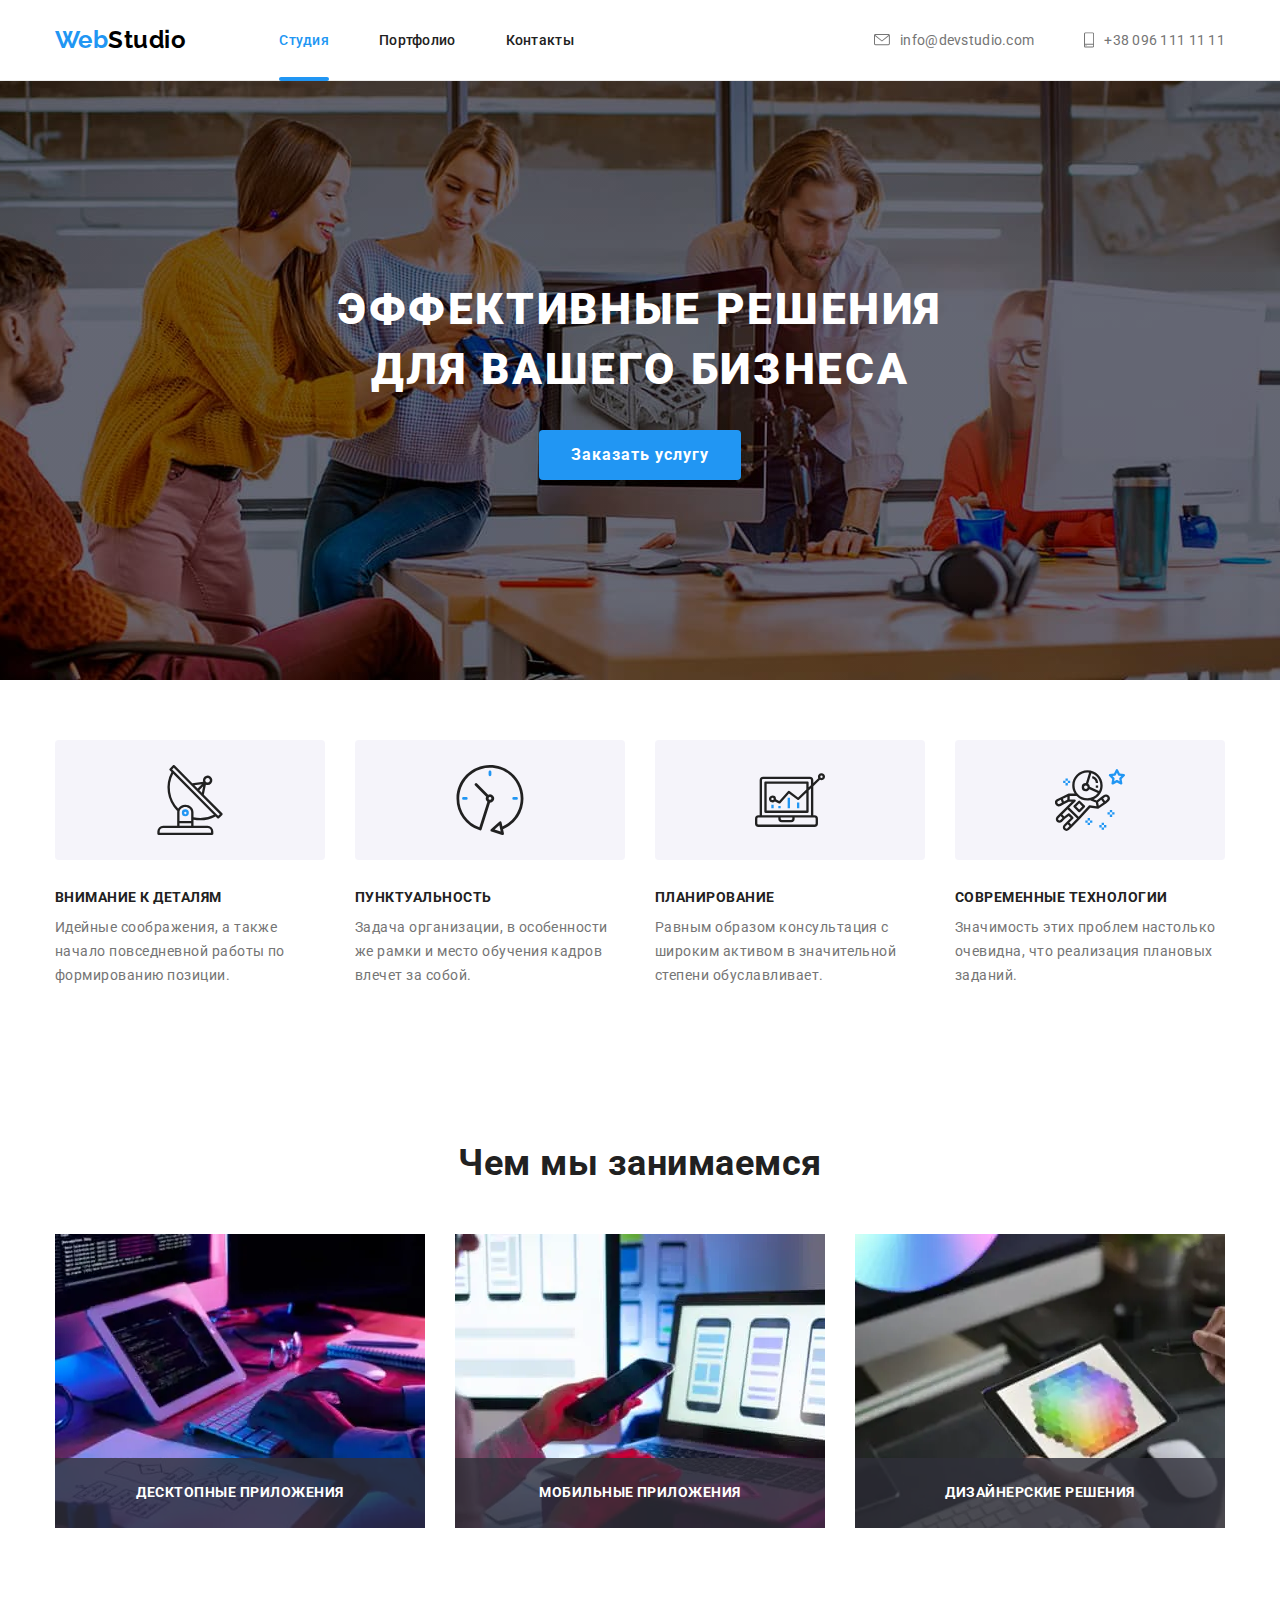
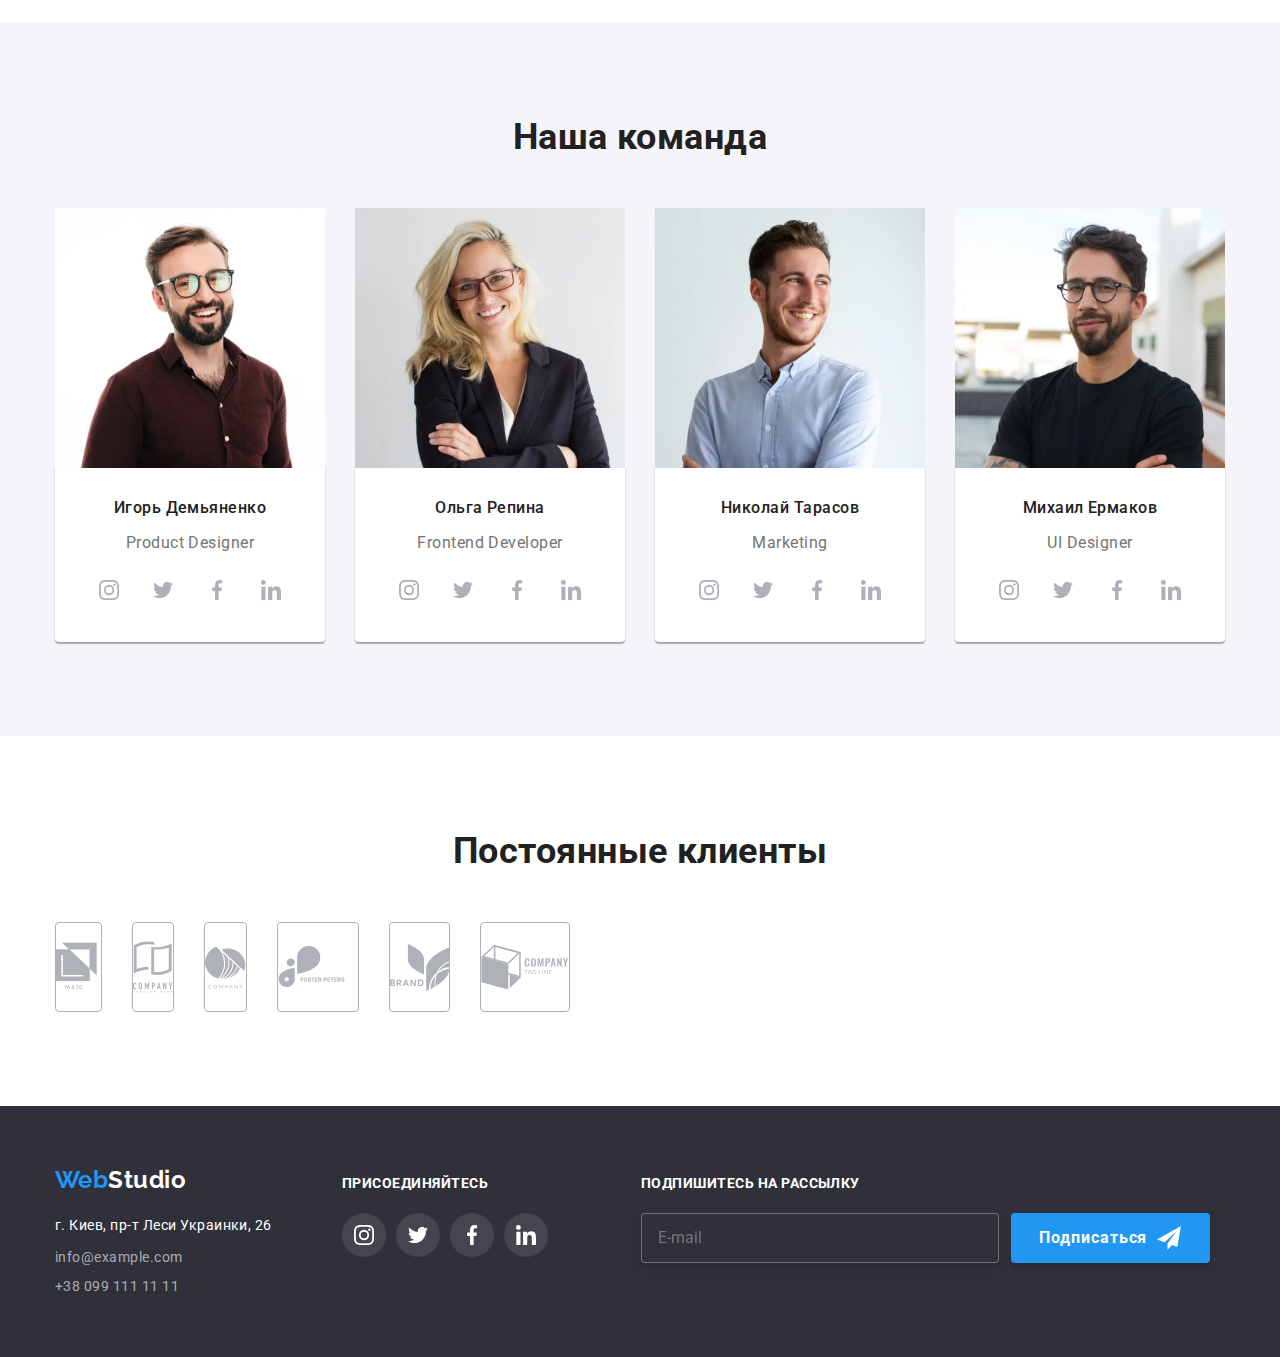
<file: index.html>
<!DOCTYPE html>
<html lang="ru">
  <head>
    <meta charset="UTF-8" />
    <meta name="viewport" content="width=device-width, initial-scale=1.0" />
    <meta http-equiv="X-UA-Compatible" content="IE=Edge" />
    <title>WebStudio</title>
    <link
      href="https://fonts.googleapis.com/css2?family=Raleway:wght@700&family=Roboto:wght@400;500;700&display=swap"
      rel="stylesheet"
    />
    <link
      rel="stylesheet"
      href="https://cdnjs.cloudflare.com/ajax/libs/modern-normalize/0.7.0/modern-normalize.min.css"
    />
    <link rel="stylesheet" href="./css/main.min.css" />
    <link rel="stylesheet" href="./css/portfolio.min.css" />

  </head>
  <body>
    <header class="header">
      <div class="header__container container">
        <a href="#" class="logo">Web<span class="logo__text">Studio</span></a>
        <button type="button" class="menu-button" aria-expanded="false" aria-controls="menu-container" data-menu-button>
          <svg width="40" height="40" aria-label="Переключатель мобильного меню">
            <use class="icon-menu" href="./images/sprite.svg#menu"></use>
            <use class="icon-close" href="./images/sprite.svg#menu-close"></use>
          </svg>
        </button>
        <div class="menu"  data-menu>
          <nav class="nav">
            <ul class=" nav__list list">
              <li class="nav__item">
                <a href="#" class="nav__link nav__link--current">Студия</a>
              </li>
              <li class="nav__item">
                <a href="./portfolio.html" class="nav__link">Портфолио</a>
              </li>
              <li class="nav__item">
                <a href="#" class="nav__link">Контакты</a>
              </li>
            </ul>
          </nav>
          <address class="nav-contacts">
            <ul class="nav-contacts__list list">
              <li class="nav-contacts__item item">
                <a href="mailto:info@devstudio.com" class="nav-contacts__link link">
                  <svg class="nav-contacts__icon" width="16" height="12">
                    <use href="./images/sprite.svg#mail"></use>
                  </svg>
                  info@devstudio.com</a>
              </li>
              <li class="nav-contacts__item item">
                <a href="tel:+380961111111" class="nav-contacts__link link">
                  <svg class="nav-contacts__icon" width="10" height="16">
                    <use href="./images/sprite.svg#tel"></use>
                  </svg>
                  +38 096 111 11 11</a>
              </li>
            </ul>
          </address>
        </div>
          <nav class="navigation">
            <ul class="navigation__list list">
              <li class="navigation__item">
                <a href="#" class="navigation__link navigation__link--current">Студия</a>
              </li>
              <li class="navigation__item">
                <a href="./portfolio.html" class="navigation__link">Портфолио</a>
              </li>
              <li class="navigation__item">
                <a href="#" class="navigation__link">Контакты</a>
              </li>
            </ul>
          </nav>
          <address class="contacts">
            <ul class="contacts__list list">
              <li class="contacts__item item">
                <a href="mailto:info@devstudio.com" class="contacts__link link">
                  <svg class="contacts__icon" width="16" height="12">
                    <use href="./images/sprite.svg#mail"></use>
                  </svg>
                  info@devstudio.com</a>
              </li>
              <li class="contacts__item item">
                <a href="tel:+380961111111" class="contacts__link link">
                  <svg class="contacts__icon" width="10" height="16">
                    <use href="./images/sprite.svg#tel"></use>
                  </svg>
                  +38 096 111 11 11</a>
              </li>
            </ul>
          </address>
      </div>
    </header>
    <main>
      <section class="hero">
        <div class="hero__container container">
          <h1 class="hero__title">
            Эффективные решения <br />
            для вашего бизнеса
          </h1>
          <button type="button" class="hero__button button" data-modal-open>
            Заказать услугу
          </button>
        </div>
      </section>
      <section class="features">
        <div class="features__container container padding-top">
          <h2 class="features__title title visually-hidden">
            Наши преимущества
          </h2>
          <ul class="features__list">
            <li class="features__item item features__item--icon--antenna">
              <h3 class="features__subtitle">Внимание к деталям</h3>
              <p class="features__text">
                Идейные соображения, а также начало повседневной работы по
                формированию позиции.
              </p>
            </li>
            <li class="features__item item features__item--icon--clock">
              <h3 class="features__subtitle">Пунктуальность</h3>
              <p class="features__text">
                Задача организации, в особенности же рамки и место обучения
                кадров влечет за собой.
              </p>
            </li>
            <li class="features__item item features__item--icon--diagram">
              <h3 class="features__subtitle">Планирование</h3>
              <p class="features__text">
                Равным образом консультация с широким активом в значительной
                степени обуславливает.
              </p>
            </li>
            <li class="features__item item features__item--icon--astronaut">
              <h3 class="features__subtitle">Современные технологии</h3>
              <p class="features__text">
                Значимость этих проблем настолько очевидна, что реализация
                плановых заданий.
              </p>
            </li>
          </ul>
        </div>
      </section>
      <section class="activity">
        <div class="activity__container container">
          <h2 class="activity__title title">Чем мы занимаемся</h2>
          <ul class="activity__list list">
            <li class="activity__item">
              <div class="activity__position">
                <picture>
                  <source srcset="./images/tablet.webp 1x, ./images/tablet@2x.webp 2x" type="image/webp" />
                  <source srcset="./images/tablet.jpg 1x, ./images/tablet@2x.jpg 2x" type="image/jpg" />
                  <img class="img activity__img" src="./images/tablet.jpg" alt="Человек работает на планшете за клавиатурой" width="370" />
                </picture>
                <h3 class="activity__subtitle">ДЕСКТОПНЫЕ ПРИЛОЖЕНИЯ</h3>
              </div>
            </li>
            <li class="activity__item">
              <div class="activity__position">
                <picture>
                  <source srcset="./images/laptop.webp 1x, ./images/laptop@2x.webp 2x" type="image/webp" />
                  <source srcset="./images/laptop.jpg 1x, ./images/laptop@2x.jpg 2x" type="image/jpg" />
                  <img class="img activity__img" src="./images/laptop.jpg" alt="Человек с телефоном перед экраном ноутбука" width="370" />
                </picture>
                <h3 class="activity__subtitle">МОБИЛЬНЫЕ ПРИЛОЖЕНИЯ</h3>
              </div>
            </li>
            <li class="activity__item">
              <div class="activity__position">
                <picture>
                  <source srcset="./images/screen.webp 1x, ./images/screen@2x.webp 2x" type="image/webp" />
                  <source srcset="./images/screen.jpg 1x, ./images/screen@2x.jpg 2x" type="image/jpg" />
                  <img class="img activity__img" src="./images/screen.jpg" alt="Рисунок не экране планшета" width="370"/>
                </picture>
                <h3 class="activity__subtitle">ДИЗАЙНЕРСКИЕ РЕШЕНИЯ</h3>
              </div>
            </li>
          </ul>
        </div>
      </section>
      <section class="team">
        <div class="team__container container">
          <h2 class="team__title title">Наша команда</h2>
          <ul class="employee list">
            <li class="item employee__item">
              <picture>
                <source srcset="./images/igor-mobile.webp 1x, ./images/igor-mobile@2x.webp 2x" type="image/webp" media="(max-width: 767px)" />
                <source srcset="./images/igor.webp 1x, ./images/igor@2x.webp 2x" type="image/webp" media="(min-width: 1200px)" />
                <source srcset="./images/igor-tab.webp 1x, ./images/igor-tab@2x.webp 2x" type="image/webp" media="(min-width: 768px)" />
                <source srcset="./images/igor-mobile.jpg 1x, ./images/igor-mobile@2x.jpg 2x" type="image/jpg" media="(max-width: 767px)" />
                <source srcset="./images/igor.jpg 1x, ./images/igor@2x.jpg 2x" type="image/jpg" media="(min-width: 1200px)" />
                <source srcset="./images/igor-tab.jpg 1x, ./images/igor-tab@2x.jpg 2x" type="image/jpg" media="(min-width: 768px)" />
                <img src="./images/igor.jpg" alt="Мужчина в бордовой рубашке в очках" />
              </picture>
              <div class="employee__content">
                <h3 class="employee__title">Игорь Демьяненко</h3>
                <p class="employee__text">Product Designer</p>
                <ul class="list socials">
                  <li class="socials__item">
                    <a
                      href="#"
                      aria-label="Инстаграм ссылка"
                      class="link socials__link"
                      target="blank"
                    >
                      <svg class="socials__icon" width="20" height="20">
                        <use href="./images/sprite.svg#instagram"></use>
                      </svg>
                    </a>
                  </li>
                  <li class="socials__item">
                    <a
                      href="#"
                      aria-label="Твитер ссылка"
                      class="link socials__link"
                      target="blank"
                    >
                      <svg class="socials__icon" width="20" height="20">
                        <use href="./images/sprite.svg#twitter"></use>
                      </svg>
                    </a>
                  </li>
                  <li class="socials__item">
                    <a
                      href="#"
                      aria-label="Фейсбук ссылка"
                      class="link socials__link"
                      target="blank"
                    >
                      <svg class="socials__icon" width="20" height="20">
                        <use href="./images/sprite.svg#facebook"></use>
                      </svg>
                    </a>
                  </li>
                  <li class="socials__item">
                    <a
                      href="#"
                      aria-label="Линкдин ссылка"
                      class="link socials__link"
                      target="blank"
                    >
                      <svg class="socials__icon" width="20" height="20">
                        <use href="./images/sprite.svg#linkedin"></use>
                      </svg>
                    </a>
                  </li>
                </ul>
              </div>
            </li>
            <li class="item employee__item">
              <picture>
                <source srcset="./images/olga-mob.webp 1x, ./images/olga-mob@2x.webp 2x" type="image/webp" media="(max-width: 767px)" />
                <source srcset="./images/olga.webp 1x, ./images/olga@2x.webp 2x" type="image/webp" media="(min-width: 1200px)" />
                <source srcset="./images/olga-tab.webp 1x, ./images/olga-tab@2x.webp 2x" type="image/webp" media="(min-width: 768px)" />
                <source srcset="./images/olga-mob.jpg 1x, ./images/olga-mob@2x.jpg 2x" type="image/jpg" media="(max-width: 767px)" />
                <source srcset="./images/olga.jpg 1x, ./images/olga@2x.jpg 2x" type="image/jpg" media="(min-width: 1200px)" />
                <source srcset="./images/olga-tab.jpg 1x, ./images/olga-tab@2x.jpg 2x" type="image/jpg" media="(min-width: 768px)" />
                <img src="./images/olga.jpg" alt="Девушка в черном жакете со светлыми волосами" />
              </picture>
              <div class="employee__content">
                <h3 class="employee__title">Ольга Репина</h3>
                <p class="employee__text">Frontend Developer</p>
                <ul class="list socials">
                  <li class="socials__item">
                    <a
                      href="#"
                      aria-label="Инстаграм ссылка"
                      class="link socials__link"
                      target="blank"
                    >
                      <svg class="socials__icon" width="20" height="20">
                        <use href="./images/sprite.svg#instagram"></use>
                      </svg>
                    </a>
                  </li>
                  <li class="socials__item">
                    <a
                      href="#"
                      aria-label="Твитер ссылка"
                      class="link socials__link"
                      target="blank"
                    >
                      <svg class="socials__icon" width="20" height="20">
                        <use href="./images/sprite.svg#twitter"></use>
                      </svg>
                    </a>
                  </li>
                  <li class="socials__item">
                    <a
                      href="#"
                      aria-label="Фейсбук ссылка"
                      class="link socials__link"
                      target="blank"
                    >
                      <svg class="socials__icon" width="20" height="20">
                        <use href="./images/sprite.svg#facebook"></use>
                      </svg>
                    </a>
                  </li>
                  <li class="socials__item">
                    <a
                      href="#"
                      aria-label="Линкдин ссылка"
                      class="link socials__link"
                      target="blank"
                    >
                      <svg class="socials__icon" width="20" height="20">
                        <use href="./images/sprite.svg#linkedin"></use>
                      </svg>
                    </a>
                  </li>
                </ul>
              </div>
            </li>
            <li class="item employee__item">
              <picture>
                <source srcset="./images/nikolai-mob.webp 1x, ./images/nikolai-mob@2x.webp 2x" type="image/webp" media="(max-width: 767px)" />
                <source srcset="./images/nikolai.webp 1x, ./images/nikolai@2x.webp 2x" type="image/webp" media="(min-width: 1200px)" />
                <source srcset="./images/nikolai-tab.webp 1x, ./images/nikolai-tab@2x.webp 2x" type="image/webp" media="(min-width: 768px)" />
                <source srcset="./images/nikolai-mob.jpg 1x, ./images/nikolai-mob@2x.jpg 2x" type="image/jpg" media="(max-width: 767px)" />
                <source srcset="./images/nikolai.jpg 1x, ./images/nikolai@2x.jpg 2x" type="image/jpg" media="(min-width: 1200px)" />
                <source srcset="./images/nikolai-tab.jpg 1x, ./images/nikolai-tab@2x.jpg 2x" type="image/jpg" media="(min-width: 768px)" />
                <img src="./images/nikolai.jpg" alt="Мужчина в голубой рубашке с бородой" />
              </picture>
              <div class="employee__content">
                <h3 class="employee__title">Николай Тарасов</h3>
                <p class="employee__text">Marketing</p>
                <ul class="list socials">
                  <li class="socials__item">
                    <a
                      href=""
                      aria-label="Инстаграм ссылка"
                      class="link socials__link"
                    >
                      <svg class="socials__icon" width="20" height="20">
                        <use href="./images/sprite.svg#instagram"></use>
                      </svg>
                    </a>
                  </li>
                  <li class="socials__item">
                    <a
                      href="#"
                      aria-label="Твитер ссылка"
                      class="link socials__link"
                      target="blank"
                    >
                      <svg class="socials__icon" width="20" height="20">
                        <use href="./images/sprite.svg#twitter"></use>
                      </svg>
                    </a>
                  </li>
                  <li class="socials__item">
                    <a
                      href="#"
                      aria-label="Фейсбук ссылка"
                      class="link socials__link"
                      target="blank"
                    >
                      <svg class="socials__icon" width="20" height="20">
                        <use href="./images/sprite.svg#facebook"></use>
                      </svg>
                    </a>
                  </li>
                  <li class="socials__item">
                    <a
                      href="#"
                      aria-label="Линкдин ссылка"
                      class="link socials__link"
                      target="blank"
                    >
                      <svg class="socials__icon" width="20" height="20">
                        <use href="./images/sprite.svg#linkedin"></use>
                      </svg>
                    </a>
                  </li>
                </ul>
              </div>
            </li>
            <li class="item employee__item">
              <picture>
                <source srcset="./images/mihail-mobile.webp 1x, ./images/mihail-mobile@2x.webp 2x" type="image/webp" media="(max-width: 767px)" />
                <source srcset="./images/mihail.webp 1x, ./images/mihail@2x.webp 2x" type="image/webp" media="(min-width: 1200px)" />
                <source srcset="./images/mihail-tab.webp 1x, ./images/mihail-tab@2x.webp 2x" type="image/webp" media="(min-width: 768px)" />
                <source srcset="./images/mihail-mobile.jpg 1x, ./images/mihail-mobile@2x.jpg 2x" type="image/jpg" media="(max-width: 767px)" />
                <source srcset="./images/mihail.jpg 1x, ./images/mihail@2x.jpg 2x" type="image/jpg" media="(min-width: 1200px)" />
                <source srcset="./images/mihail-tab.jpg 1x, ./images/mihail-tab@2x.jpg 2x" type="image/jpg" media="(min-width: 768px)" />
                <img src="./images/mihail.jpg" alt="Темноволосый мужчина в черной футболке в очках" />
              </picture>
              <div class="employee__content">
                <h3 class="employee__title">Михаил Ермаков</h3>
                <p class="employee__text">UI Designer</p>
                <ul class="list socials">
                  <li class="socials__item">
                    <a
                      href="#"
                      aria-label="Инстаграм ссылка"
                      class="link socials__link"
                      target="blank"
                    >
                      <svg class="socials__icon" width="20" height="20">
                        <use href="./images/sprite.svg#instagram"></use>
                      </svg>
                    </a>
                  </li>
                  <li class="socials__item">
                    <a
                      href="#"
                      aria-label="Твитер ссылка"
                      class="link socials__link"
                      target="blank"
                    >
                      <svg class="socials__icon" width="20" height="20">
                        <use href="./images/sprite.svg#twitter"></use>
                      </svg>
                    </a>
                  </li>
                  <li class="socials__item">
                    <a
                      href=""
                      aria-label="Фейсбук ссылка"
                      class="link socials__link"
                    >
                      <svg class="socials__icon" width="20" height="20">
                        <use href="./images/sprite.svg#facebook"></use>
                      </svg>
                    </a>
                  </li>
                  <li class="socials__item">
                    <a
                      href="#"
                      aria-label="Линкдин ссылка"
                      class="link socials__link"
                      target="blank"
                    >
                      <svg class="socials__icon" width="20" height="20">
                        <use href="./images/sprite.svg#linkedin"></use>
                      </svg>
                    </a>
                  </li>
                </ul>
              </div>
            </li>
          </ul>
        </div>
      </section>
      <section class="clients">
        <div class="container clients__container">
          <h2 class="clients__title title">Постоянные клиенты</h2>
          <ul class="clients__list list">
            <li class="clients__item">
              <a href="#" class="clients__link" target="blank">
                <svg class="clients__icon" width="45" height="50">
                  <use href="./images/sprite.svg#logo1"></use>
                </svg>
              </a>
            </li>
            <li class="clients__item">
              <a href="#" class="clients__link" target="blank">
                <svg class="clients__icon" width="40" height="52">
                  <use href="./images/sprite.svg#logo2"></use>
                </svg>
              </a>
            </li>
            <li class="clients__item">
              <a href="#" class="clients__link" target="blank">
                <svg class="clients__icon" width="41" height="43">
                  <use href="./images/sprite.svg#logo3"></use>
                </svg>
              </a>
            </li>
            <li class="clients__item">
              <a href="#" class="clients__link" target="blank">
                <svg class="clients__icon" width="80" height="42">
                  <use href="./images/sprite.svg#logo4"></use>
                </svg>
              </a>
            </li>
            <li class="clients__item">
              <a href="#" class="clients__link" target="blank">
                <svg class="clients__icon" width="59" height="47">
                  <use href="./images/sprite.svg#logo5"></use>
                </svg>
              </a>
            </li>
            <li class="clients__item">
              <a href="#" class="clients__link" target="blank">
                <svg class="clients__icon" width="88" height="45">
                  <use href="./images/sprite.svg#logo6"></use>
                </svg>
              </a>
            </li>
          </ul>
        </div>
      </section>
    </main>
    <footer class="footer">
      <div class="footer__container container">
        <div class="footer__flex">
          <div class="footer__left">
            <a href="" class="logo"
              >Web<span class="logo__text logo__text--accent">Studio</span></a
            >
            <address class="address">
              <ul class="address__list list">
                <li class="address__item address__item--white">
                  г. Киев, пр-т Леси Украинки, 26
                </li>
                <li class="address__item">info@example.com</li>
                <li class="address__item">+38 099 111 11 11</li>
              </ul>
            </address>
          </div>
          <div class="join footer__join">
            <b class="join__text">ПРИСОЕДИНЯЙТЕСЬ</b>
            <ul class="join__list list">
              <li class="join__item">
                <a
                  href="#"
                  aria-label="Instagram link"
                  class="join__link"
                  target="blank"
                >
                  <svg class="join__icon" width="20" height="20">
                    <use href="./images/sprite.svg#instagram"></use>
                  </svg>
                </a>
              </li>
              <li class="join__item">
                <a
                  href="#"
                  aria-label="Twitter link"
                  class="join__link"
                  target="blank"
                >
                  <svg class="join__icon" width="20" height="20">
                    <use href="./images/sprite.svg#twitter"></use>
                  </svg>
                </a>
              </li>
              <li class="join__item">
                <a
                  href="#"
                  aria-label="Facebook link"
                  class="join__link"
                  target="blank"
                >
                  <svg class="join__icon" width="20" height="20">
                    <use href="./images/sprite.svg#facebook"></use>
                  </svg>
                </a>
              </li>
              <li class="join__item">
                <a
                  href="#"
                  aria-label="Linkedin link"
                  class="join__link"
                  target="blank"
                >
                  <svg class="join__icon" width="20" height="20">
                    <use href="./images/sprite.svg#linkedin"></use>
                  </svg>
                </a>
              </li>
            </ul>
          </div>
          <div class="signup">
            <b class="signup__text">ПОДПИШИТЕСЬ НА РАССЫЛКУ</b>
            <form class="signup__form js-speaker-form">
              <input
                class="signup__input"
                type="email"
                name="mail"
                id="mail"
                placeholder="E-mail"
                autocomplete="off"
                required
              />
              <button class="signup__button button" type="submit">
                Подписаться
                <svg class="signup__icon" width="24" height="24">
                  <use href="./images/sprite.svg#plane"></use>
                </svg>
              </button>
            </form>
          </div>
        </div>
      </div>
    </footer>
    <div class="backdrop is-hidden" data-modal>
      <div class="modal">
        <b class="modal__headline">Оставьте свои данные, мы вам перезвоним</b>
        <form class="form js-speaker-form">
          <label class="form__label" for="name"
            >Имя
            <input
              class="form__input"
              type="text"
              name="name"
              id="name"
              pattern="^[A-Za-zА-Яа-яЁё\s]+$"
              autocomplete="off"
              required
            />
            <svg class="form__icon" width="18" height="18">
              <use href="./images/sprite.svg#person"></use>
            </svg>
          </label>
          <label class="form__label" for="tel"
            >Телефон
            <input
              class="form__input"
              type="tel"
              name="tel"
              id="tel"
              pattern="[0-9]{10,12}"
              autocomplete="off"
              required
            />
            <svg class="form__icon" width="18" height="18">
              <use href="./images/sprite.svg#phone"></use>
            </svg>
          </label>
          <label class="form__label" for="email"
            >Почта
            <input
              class="form__input"
              type="email"
              name="mail"
              id="email"
              autocomplete="off"
              required
            />
            <svg class="form__icon" width="18" height="18">
              <use href="./images/sprite.svg#email"></use>
            </svg>
          </label>
          <label class="form__label" for="comment"
            >Комментарий
            <textarea
              class="form__comment"
              name="comment"
              id="comment"
              rows="10"
              placeholder="Введите текст"
            ></textarea>
          </label>
          <label class="checkbox" for="agreement">
            <input
              class="checkbox__input visually-hidden"
              type="checkbox"
              name="agreement"
              id="agreement"
            />
            <span class="checkbox__icon"></span>
            <span class="checkbox__text">
              Соглашаюсь с рассылкой и принимаю
              <a class="checkbox__link" href="#" target="blank">
                Условия договора
              </a>
            </span>
          </label>
          <div class="modal__send">
            <button class="modal__button-send button" type="submit">Отправить</button>
          </div>
        </form>
        <button class="modal__button" data-modal-close>
          <svg class="icon-close" width="11" height="11">
            <use href="./images/sprite.svg#close"></use>
          </svg>
        </button>
      </div>
    </div>
    <script src="./js/header-menu.js"></script>
    <script src="./js/modal.js"></script>
    <script>
      (() => {
        document
          .querySelector(".js-speaker-form")
          .addEventListener("submit", (e) => {
            e.preventDefault();

            new FormData(e.currentTarget).forEach((value, name) =>
              console.log(`${name}: ${value}`)
            );

            e.currentTarget.reset();
          });
      })();
    </script>
  </body>
</html>
</file>
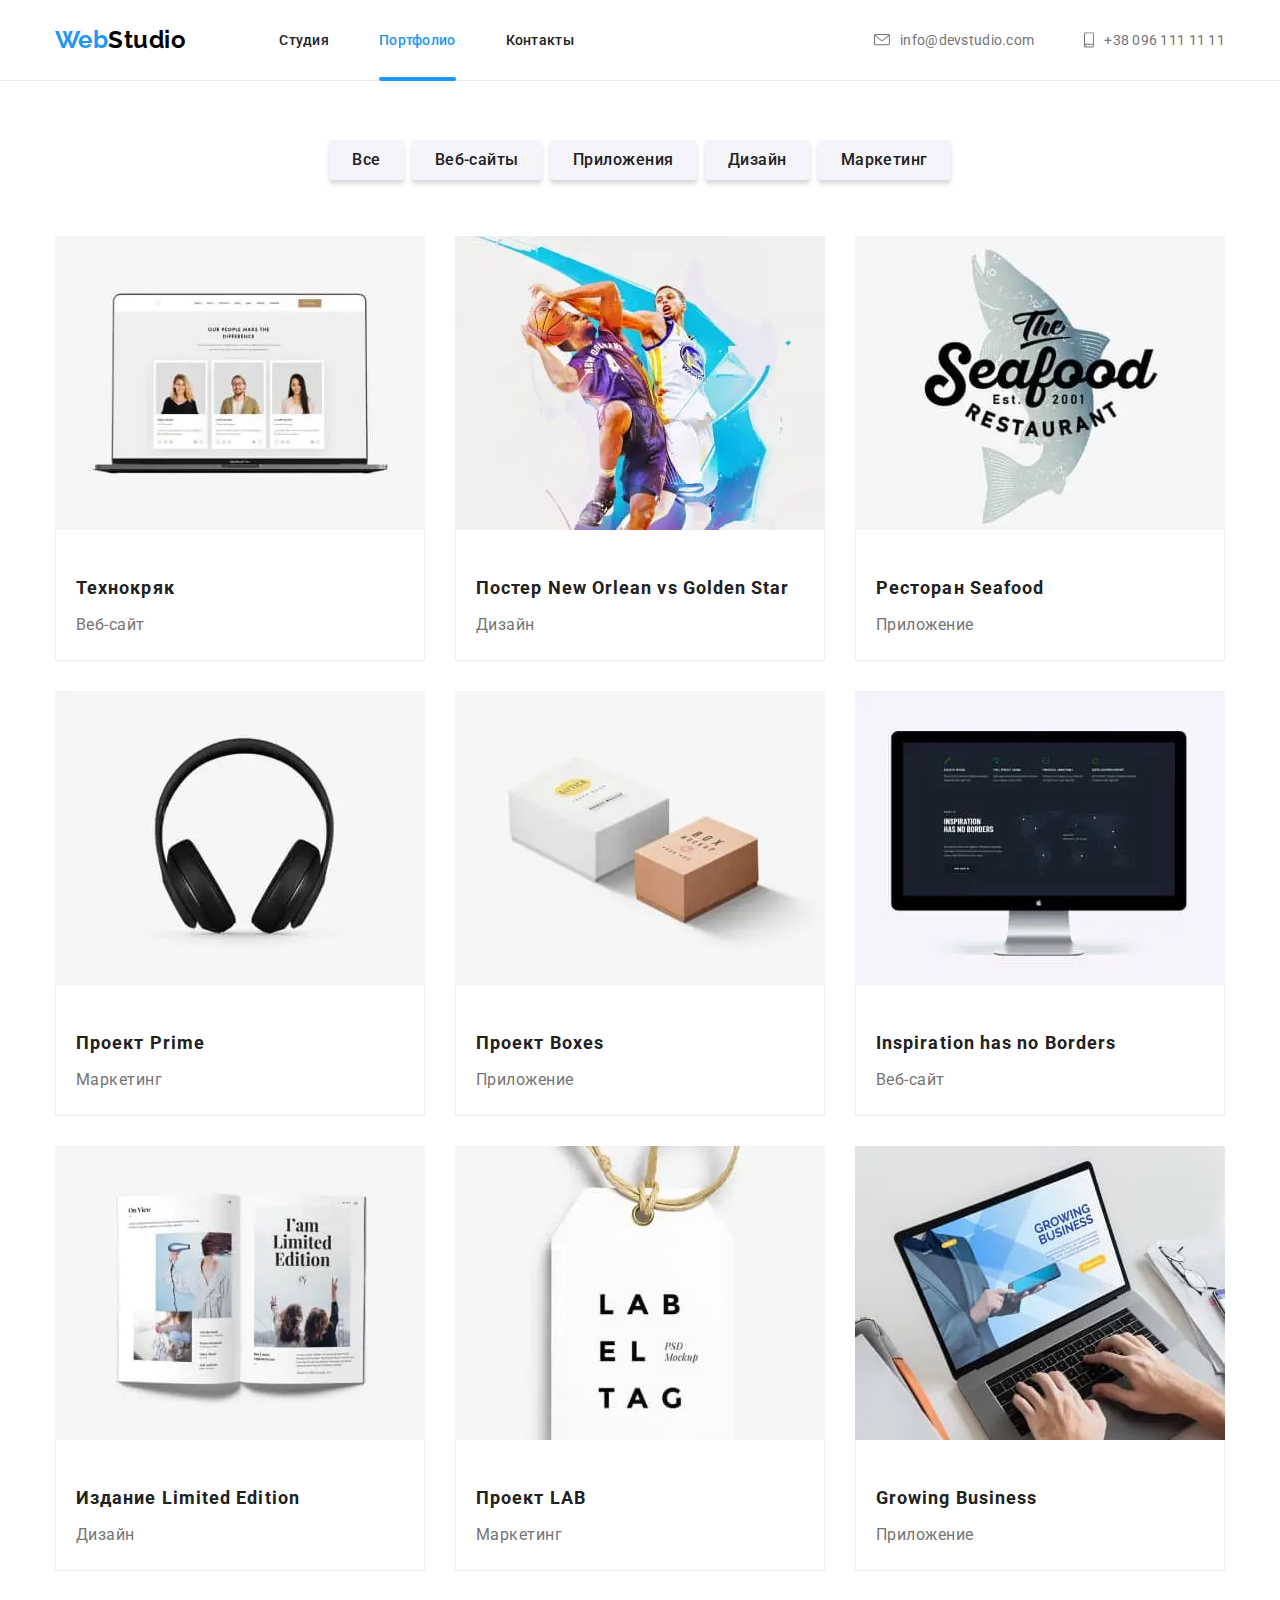
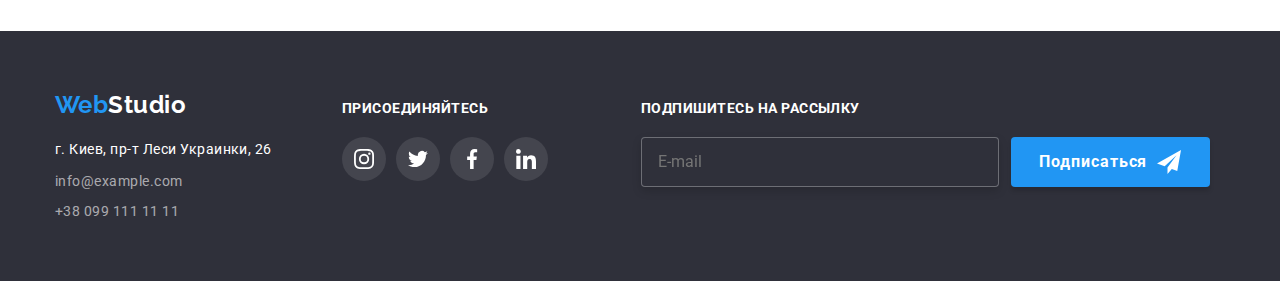
<file: portfolio.html>
<!DOCTYPE html>
<html lang="ru">
  <head>
    <meta charset="UTF-8" />
    <meta name="viewport" content="width=device-width, initial-scale=1.0" />
    <title>Document</title>
    <link
      href="https://fonts.googleapis.com/css2?family=Raleway:wght@700&family=Roboto:wght@400;500;700&display=swap"
      rel="stylesheet"
    />
    <link
      rel="stylesheet"
      href="https://cdnjs.cloudflare.com/ajax/libs/modern-normalize/0.7.0/modern-normalize.min.css"
    />
    <link rel="stylesheet" href="./css/main.min.css" />
    <link rel="stylesheet" href="./css/portfolio.min.css" />
  </head>
  <body>
    <header class="header">
      <div class="header__container container">
        <a href="./index.html" class="logo">Web<span class="logo__text">Studio</span></a>
        <button type="button" class="menu-button" aria-expanded="false" aria-controls="menu-container"
          data-menu-button>
          <svg width="40" height="40" aria-label="Переключатель мобильного меню">
            <use class="icon-menu" href="./images/sprite.svg#menu"></use>
            <use class="icon-close" href="./images/sprite.svg#menu-close"></use>
          </svg>
        </button>
        <div class="menu" data-menu>
          <nav class="nav">
            <ul class=" nav__list list">
              <li class="nav__item">
                <a href="./index.html" class="nav__link nav__link">Студия</a>
              </li>
              <li class="nav__item">
                <a href="#" class="nav__link nav__link--current">Портфолио</a>
              </li>
              <li class="nav__item">
                <a href="#" class="nav__link">Контакты</a>
              </li>
            </ul>
          </nav>
          <address class="nav-contacts">
            <ul class="nav-contacts__list list">
              <li class="nav-contacts__item item">
                <a href="mailto:info@devstudio.com" class="nav-contacts__link link">
                  <svg class="nav-contacts__icon" width="16" height="12">
                    <use href="./images/sprite.svg#mail"></use>
                  </svg>
                  info@devstudio.com</a>
              </li>
              <li class="nav-contacts__item item">
                <a href="tel:+380961111111" class="nav-contacts__link link">
                  <svg class="nav-contacts__icon" width="10" height="16">
                    <use href="./images/sprite.svg#tel"></use>
                  </svg>
                  +38 096 111 11 11</a>
              </li>
            </ul>
          </address>
        </div>
        <nav class="navigation">
          <ul class="navigation__list list">
            <li class="navigation__item">
              <a href="./index.html" class="navigation__link navigation__link">Студия</a>
            </li>
            <li class="navigation__item">
              <a href="#" class="navigation__link navigation__link--current">Портфолио</a>
            </li>
            <li class="navigation__item">
              <a href="#" class="navigation__link">Контакты</a>
            </li>
          </ul>
        </nav>
        <address class="contacts">
          <ul class="contacts__list list">
            <li class="contacts__item item">
              <a href="mailto:info@devstudio.com" class="contacts__link link">
                <svg class="contacts__icon" width="16" height="12">
                  <use href="./images/sprite.svg#mail"></use>
                </svg>
                info@devstudio.com</a>
            </li>
            <li class="contacts__item item">
              <a href="tel:+380961111111" class="contacts__link link">
                <svg class="contacts__icon" width="10" height="16">
                  <use href="./images/sprite.svg#tel"></use>
                </svg>
                +38 096 111 11 11</a>
            </li>
          </ul>
        </address>
      </div>
    </header>
    <main>
      <section class="portfolio">
        <div class="portfolio__container container">
          <h1 class="portfolio__title visually-hidden">Портфолио</h1>
          <div class="portfolio__menu">
            <button type="button" class="button portfolio__button">Все</button>
            <button type="button" class="button portfolio__button">
              Веб-сайты
            </button>
            <button type="button" class="button portfolio__button">
              Приложения
            </button>
            <button type="button" class="button portfolio__button">
              Дизайн
            </button>
            <button type="button" class="button portfolio__button">
              Маркетинг
            </button>
          </div>
          <ul class="apps list">
            <li class="apps__item">
              <a class="link apps__link" href="#">
                <div class="apps__position">
                  <picture>
                    <source srcset="./images/tehnokrac-mob.webp 1x, ./images/tehnokrac-mob@2x.webp 2x" type="image/webp" media="(max-width: 767px)" />
                    <source srcset="./images/tehnokrac.webp 1x, ./images/tehnokrac@2x.webp 2x" type="image/webp" media="(min-width: 1200px)" />
                    <source srcset="./images/tehnokrac-tab.jpg 1x, ./images/tehnokrac-tab@2x.jpg 2x" type="image/jpg" media="(min-width: 768px)" />
                    <source srcset="./images/tehnokrak-tab.webp 1x, ./images/tehnokrak-tab@2x.webp 2x" type="image/webp" media="(min-width: 768px)" />
                    <source srcset="./images/tehnokrac.jpg 1x, ./images/tehnokrac@2x.jpg 2x" type="image/jpg" media="(min-width: 1200px)" />
                    <source srcset="./images/tehnokrac-mob.jpg 1x, ./images/tehnokrac-mob@2x.jpg 2x" type="image/jpg" media="(max-width: 767px)" />
                    <img src="./images/tehnokrac.jpg" alt="Монитор ноутбука" />
                  </picture>
                  <div class="apps__overlay">
                    <p class="apps__desc">
                      Технокряк это современная площадка распространения
                      коронавируса. Компании используют эту платформу для
                      цифрового шпионажа и атак на защищённые сервера
                      конкурентов.
                    </p>
                  </div>
                </div>
                <div class="apps__text">
                  <h2 class="apps__title">Технокряк</h2>
                  <p class="apps__subtitle">Веб-сайт</p>
                </div>
              </a>
            </li>
            <li class="apps__item">
              <a class="link apps__link" href="#">
                <div class="apps__position">
                  <picture>
                    <source srcset="./images/orlean-mob.webp 1x, ./images/orlean-mob@2x.webp 2x" type="image/webp" media="(max-width: 767px)" />
                    <source srcset="./images/orlean.webp 1x, ./images/orlean@2x.webp 2x" type="image/webp" media="(min-width: 1200px)" />
                    <source srcset="./images/orlean-tab.webp 1x, ./images/orlean-tab@2x.webp 2x" type="image/webp" media="(min-width: 768px)" />
                    <source srcset="./images/orlean-mob.jpg 1x, ./images/orlean-mob@2x.jpg 2x" type="image/jpg" media="(max-width: 767px)" />
                    <source srcset="./images/orlean.jpg 1x, ./images/orlean@2x.jpg 2x" type="image/jpg" media="(min-width: 1200px)" />
                    <source srcset="./images/orlean-tab.jpg 1x, ./images/orlean-tab@2x.jpg 2x" type="image/jpg" media="(min-width: 768px)" />
                    <img src="./images/orlean.jpg" alt="Два баскетболиста на белом фоне" />
                  </picture>
                  <div class="apps__overlay">
                    <p class="apps__desc">
                      Lorem ipsum dolor sit amet consectetur adipisicing elit.
                      Assumenda incidunt molestias quas voluptatibus at
                      reiciendis veritatis iure voluptate, dignissimos iusto
                      vero aspernatur laudantium dolore omnis aliquam voluptas
                      commodi animi qui.
                    </p>
                  </div>
                </div>
                <div class="apps__text">
                  <h2 class="apps__title">Постер New Orlean vs Golden Star</h2>
                  <p class="apps__subtitle">Дизайн</p>
                </div>
              </a>
            </li>
            <li class="apps__item">
              <a class="link apps__link" href="#">
                <div class="apps__position">
                  <picture>
                    <source srcset="./images/seafood-mob.webp 1x, ./images/seafood-mob@2x.webp 2x" type="image/webp" media="(max-width: 767px)" />
                    <source srcset="./images/seafood.webp 1x, ./images/seafood@2x.webp 2x" type="image/webp" media="(min-width: 1200px)" />
                    <source srcset="./images/seafood-tab.webp 1x, ./images/seafood-tab@2x.webp 2x" type="image/webp" media="(min-width: 768px)" />
                    <source srcset="./images/seafood-mob.jpg 1x, ./images/seafood-mob@2x.jpg 2x" type="image/jpg" media="(max-width: 767px)" />
                    <source srcset="./images/seafood.jpg 1x, ./images/seafood@2x.jpg 2x" type="image/jpg" media="(min-width: 1200px)" />
                    <source srcset="./images/seafood-tab.jpg 1x, ./images/seafood-tab@2x.jpg 2x" type="image/jpg" media="(min-width: 768px)" />
                    <img src="./images/seafood.jpg" alt="Логотип" />
                  </picture>
                  <div class="apps__overlay">
                    <p class="apps__desc">
                      Lorem ipsum dolor sit amet consectetur adipisicing elit.
                      Assumenda incidunt molestias quas voluptatibus at
                      reiciendis veritatis iure voluptate, dignissimos iusto
                      vero aspernatur laudantium dolore omnis aliquam voluptas
                      commodi animi qui.
                    </p>
                  </div>
                </div>
                <div class="apps__text">
                  <h2 class="apps__title">Ресторан Seafood</h2>
                  <p class="apps__subtitle">Приложение</p>
                </div>
              </a>
            </li>
            <li class="apps__item">
              <a class="link apps__link" href="#">
                <div class="apps__position">
                  <picture>
                    <source srcset="./images/prime-mob.webp 1x, ./images/prime-mob@2x.webp 2x" type="image/webp" media="(max-width: 767px)" />
                    <source srcset="./images/prime.webp 1x, ./images/prime@2x.webp 2x" type="image/webp" media="(min-width: 1200px)" />
                    <source srcset="./images/prime-tab.webp 1x, ./images/prime-tab@2x.webp 2x" type="image/webp" media="(min-width: 768px)" />
                    <source srcset="./images/prime-mob.jpg 1x, ./images/prime-mob@2x.jpg 2x" type="image/jpg" media="(max-width: 767px)" />
                    <source srcset="./images/prime.jpg 1x, ./images/prime@2x.jpg 2x" type="image/jpg" media="(min-width: 1200px)" />
                    <source srcset="./images/prime-tab.jpg 1x, ./images/prime-tab@2x.jpg 2x" type="image/jpg" media="(min-width: 768px)" />
                    <img src="./images/prime.jpg" alt="Наушники на белом фоне" />
                  </picture>
                  <div class="apps__overlay">
                    <p class="apps__desc">
                      Lorem ipsum dolor sit amet consectetur adipisicing elit.
                      Assumenda incidunt molestias quas voluptatibus at
                      reiciendis veritatis iure voluptate, dignissimos iusto
                      vero aspernatur laudantium dolore omnis aliquam voluptas
                      commodi animi qui.
                    </p>
                  </div>
                </div>
                <div class="apps__text">
                  <h2 class="apps__title">Проект Prime</h2>
                  <p class="apps__subtitle">Маркетинг</p>
                </div>
              </a>
            </li>
            <li class="apps__item">
              <a class="link apps__link" href="#">
                <div class="apps__position">
                  <picture>
                    <source srcset="./images/box-mob.webp 1x, ./images/box-mob@2x.webp 2x" type="image/webp" media="(max-width: 767px)" />
                    <source srcset="./images/boxes.webp 1x, ./images/boxes@2x.webp 2x" type="image/webp" media="(min-width: 1200px)" />
                    <source srcset="./images/box-tab.webp 1x, ./images/box-tab@2x.webp 2x" type="image/webp" media="(min-width: 768px)" />
                    <source srcset="./images/box-mob.jpg 1x, ./images/box-mob@2x.jpg 2x" type="image/jpg" media="(max-width: 767px)" />
                    <source srcset="./images/boxes.jpg 1x, ./images/boxes@2x.jpg 2x" type="image/jpg" media="(min-width: 1200px)" />
                    <source srcset="./images/box-tab.jpg 1x, ./images/box-tab@2x.jpg 2x" type="image/jpg" media="(min-width: 768px)" />
                    <img src="./images/boxes.jpg" alt="Две коробки на белом фоне" />
                  </picture>
                  <div class="apps__overlay">
                    <p class="apps__desc">
                      Lorem ipsum dolor sit amet consectetur adipisicing elit.
                      Assumenda incidunt molestias quas voluptatibus at
                      reiciendis veritatis iure voluptate, dignissimos iusto
                      vero aspernatur laudantium dolore omnis aliquam voluptas
                      commodi animi qui.
                    </p>
                  </div>
                </div>
                <div class="apps__text">
                  <h2 class="apps__title">Проект Boxes</h2>
                  <p class="apps__subtitle">Приложение</p>
                </div>
              </a>
            </li>
            <li class="apps__item">
              <a class="link apps__link" href="#">
                <div class="apps__position">
                  <picture>
                    <source srcset="./images/insp-mob.webp 1x, ./images/insp-mob@2x.webp 2x" type="image/webp" media="(max-width: 767px)" />
                    <source srcset="./images/inspiration.webp 1x, ./images/inspiration@2x.webp 2x" type="image/webp" media="(min-width: 1200px)" />
                    <source srcset="./images/inspiration-tab.webp 1x, ./images/inspiration-tab@2x.webp 2x" type="image/webp" media="(min-width: 768px)" />
                    <source srcset="./images/insp-mob.jpg 1x, ./images/insp-mob@2x.jpg 2x" type="image/jpg" media="(max-width: 767px)" />
                    <source srcset="./images/inspiration.jpg 1x, ./images/inspiration@2x.jpg 2x" type="image/jpg" media="(min-width: 1200px)" />
                    <source srcset="./images/inspiration-tab.jpg 1x, ./images/inspiration-tab@2x.jpg 2x" type="image/jpg" media="(min-width: 768px)" />
                    <img src="./images/inspiration.jpg" alt="Монитор компьютера" />
                  </picture>
                  <div class="apps__overlay">
                    <p class="apps__desc">
                      Lorem ipsum dolor sit amet consectetur adipisicing elit.
                      Assumenda incidunt molestias quas voluptatibus at
                      reiciendis veritatis iure voluptate, dignissimos iusto
                      vero aspernatur laudantium dolore omnis aliquam voluptas
                      commodi animi qui.
                    </p>
                  </div>
                </div>
                <div class="apps__text">
                  <h2 class="apps__title">Inspiration has no Borders</h2>
                  <p class="apps__subtitle">Веб-сайт</p>
                </div>
              </a>
            </li>
            <li class="apps__item">
              <a class="link apps__link" href="#">
                <div class="apps__position">
                  <picture>
                    <source srcset="./images/limited-mob.webp 1x, ./images/limited-mob@2x.webp 2x" type="image/webp" media="(max-width: 767px)" />
                    <source srcset="./images/limited.webp 1x, ./images/limited@2x.webp 2x" type="image/webp" media="(min-width: 1200px)" />
                    <source srcset="./images/limited-tab.webp 1x, ./images/limited-tab@2x.webp 2x" type="image/webp" media="(min-width: 768px)" />
                    <source srcset="./images/limited-mob.jpg 1x, ./images/limited-mob@2x.jpg 2x" type="image/jpg" media="(max-width: 767px)" />
                    <source srcset="./images/limited.jpg 1x, ./images/limited@2x.jpg 2x" type="image/jpg" media="(min-width: 1200px)" />
                    <source srcset="./images/limited-tab.jpg 1x, ./images/limited-tab@2x.jpg 2x" type="image/jpg" media="(min-width: 768px)" />
                    <img src="./images/limited.jpg" alt="Журнал на белом фоне" />
                  </picture>
                  <div class="apps__overlay">
                    <p class="apps__desc">
                      Lorem ipsum dolor sit amet consectetur adipisicing elit.
                      Assumenda incidunt molestias quas voluptatibus at
                      reiciendis veritatis iure voluptate, dignissimos iusto
                      vero aspernatur laudantium dolore omnis aliquam voluptas
                      commodi animi qui.
                    </p>
                  </div>
                </div>
                <div class="apps__text">
                  <h2 class="apps__title">Издание Limited Edition</h2>
                  <p class="apps__subtitle">Дизайн</p>
                </div>
              </a>
            </li>
            <li class="apps__item">
              <a class="link apps__link" href="#">
                <div class="apps__position">
                  <picture>
                    <source srcset="./images/lab-mob.webp 1x, ./images/lab-mob@2x.webp 2x" type="image/webp" media="(max-width: 767px)" />
                    <source srcset="./images/lab.webp 1x, ./images/lab@2x.webp 2x" type="image/webp" media="(min-width: 1200px)" />
                    <source srcset="./images/lab-tab.webp 1x, ./images/lab-tab@2x.webp 2x" type="image/webp" media="(min-width: 768px)" />
                    <source srcset="./images/lab-mob.jpg 1x, ./images/lab-mob@2x.jpg 2x" type="image/jpg" media="(max-width: 767px)" />
                    <source srcset="./images/lab.jpg 1x, ./images/lab@2x.jpg 2x" type="image/jpg" media="(min-width: 1200px)" />
                    <source srcset="./images/lab-tab.jpg 1x, ./images/lab-tab@2x.jpg 2x" type="image/jpg" media="(min-width: 768px)" />                   
                    <img src="./images/lab.jpg" alt="Текст на бирке" />
                  </picture>
                  <div class="apps__overlay">
                    <p class="apps__desc">
                      Lorem ipsum dolor sit amet consectetur adipisicing elit.
                      Assumenda incidunt molestias quas voluptatibus at
                      reiciendis veritatis iure voluptate, dignissimos iusto
                      vero aspernatur laudantium dolore omnis aliquam voluptas
                      commodi animi qui.
                    </p>
                  </div>
                </div>
                <div class="apps__text">
                  <h2 class="apps__title">Проект LAB</h2>
                  <p class="apps__subtitle">Маркетинг</p>
                </div>
              </a>
            </li>
            <li class="apps__item">
              <a class="link apps__link" href="#">
                <div class="apps__position">
                  <picture>
                    <source srcset="./images/grow-mob.webp 1x, ./images/grow-mob@2x.webp 2x" type="image/webp" media="(max-width: 767px)" />                
                    <source srcset="./images/growing.webp 1x, ./images/growing@2x.webp 2x" type="image/webp" media="(min-width: 1200px)" />
                    <source srcset="./images/grow-tab.webp 1x, ./images/grow-tab@2x.webp 2x" type="image/webp" media="(min-width: 768px)" />
                    <source srcset="./images/grow-mob.jpg 1x, ./images/grow-mob@2x.jpg 2x" type="image/jpg" media="(max-width: 767px)" />
                    <source srcset="./images/growing.jpg 1x, ./images/growing@2x.jpg 2x" type="image/jpg" media="(min-width: 1200px)" />
                    <source srcset="./images/grow-tab.jpg 1x, ./images/grow-tab@2x.jpg 2x" type="image/jpg" media="(min-width: 768px)" />                    
                    <img src="./images/growing.jpg" alt="Надпись на екране ноутбука" />
                  </picture>
                  <div class="apps__overlay">
                    <p class="apps__desc">
                      Lorem ipsum dolor sit amet consectetur adipisicing elit.
                      Assumenda incidunt molestias quas voluptatibus at
                      reiciendis veritatis iure voluptate, dignissimos iusto
                      vero aspernatur laudantium dolore omnis aliquam voluptas
                      commodi animi qui.
                    </p>
                  </div>
                </div>
                <div class="apps__text">
                  <h2 class="apps__title">Growing Business</h2>
                  <p class="apps__subtitle">Приложение</p>
                </div>
              </a>
            </li>
          </ul>
        </div>
      </section>
    </main>
    <footer class="footer">
      <div class="footer__container container">
        <div class="footer__flex">
          <div class="footer__left">
            <a href="./index.html" class="logo">Web<span class="logo__text logo__text--accent">Studio</span></a>
            <address class="address">
              <ul class="address__list list">
                <li class="address__item address__item--white">
                  г. Киев, пр-т Леси Украинки, 26
                </li>
                <li class="address__item">info@example.com</li>
                <li class="address__item">+38 099 111 11 11</li>
              </ul>
            </address>
          </div>
          <div class="join footer__join">
            <b class="join__text">ПРИСОЕДИНЯЙТЕСЬ</b>
            <ul class="join__list list">
              <li class="join__item">
                <a href="#" aria-label="Instagram link" class="join__link" target="blank">
                  <svg class="join__icon" width="20" height="20">
                    <use href="./images/sprite.svg#instagram"></use>
                  </svg>
                </a>
              </li>
              <li class="join__item">
                <a href="#" aria-label="Twitter link" class="join__link" target="blank">
                  <svg class="join__icon" width="20" height="20">
                    <use href="./images/sprite.svg#twitter"></use>
                  </svg>
                </a>
              </li>
              <li class="join__item">
                <a href="#" aria-label="Facebook link" class="join__link" target="blank">
                  <svg class="join__icon" width="20" height="20">
                    <use href="./images/sprite.svg#facebook"></use>
                  </svg>
                </a>
              </li>
              <li class="join__item">
                <a href="#" aria-label="Linkedin link" class="join__link" target="blank">
                  <svg class="join__icon" width="20" height="20">
                    <use href="./images/sprite.svg#linkedin"></use>
                  </svg>
                </a>
              </li>
            </ul>
          </div>
          <div class="signup">
            <b class="signup__text">ПОДПИШИТЕСЬ НА РАССЫЛКУ</b>
            <form class="signup__form js-speaker-form">
              <input class="signup__input" type="email" name="mail" id="mail" placeholder="E-mail" autocomplete="off"
                required />
              <button class="signup__button button" type="submit">
                Подписаться
                <svg class="signup__icon" width="24" height="24">
                  <use href="./images/sprite.svg#plane"></use>
                </svg>
              </button>
            </form>
          </div>
        </div>
      </div>
    </footer>
    <script src="./js/header-menu.js"></script>
  </body>
</html>
</file>
<file: css/main.min.css>
body{background-color:#fff;color:#757575;font-family:Roboto, sans-serif;letter-spacing:0.03em;padding-top:60px}@media (min-width: 768px){body{padding-top:80px}}img{display:block;max-width:100%;height:auto}.container{width:100%;margin-right:auto;margin-left:auto;padding-left:15px;padding-right:15px}@media (min-width: 480px){.container{width:480px}}@media (min-width: 768px){.container{width:768px}}@media (min-width: 1200px){.container{width:1200px}}.list{padding:0;margin:0;list-style:none}.button{border-radius:4px;padding:10px 32px;border:none;color:#fff;background-color:#2196f3;-webkit-box-shadow:0px 4px 4px rgba(0,0,0,0.15);box-shadow:0px 4px 4px rgba(0,0,0,0.15);font-family:Roboto, sans-serif;font-weight:700;font-size:16px;line-height:1.87;letter-spacing:0.06em;text-decoration:none;text-align:center}.visually-hidden{position:absolute;width:1px;height:1px;margin:-1px;border:0;padding:0;clip:rect(0 0 0 0);overflow:hidden}.title{margin-top:0;margin-bottom:50px;color:#212121;font-weight:700;font-size:36px;line-height:1.17;text-align:center}.header{position:fixed;top:0;width:100%;z-index:10;background-color:#fff;border-bottom:1px solid #ececec}.header__container{display:-webkit-box;display:-ms-flexbox;display:flex;-webkit-box-align:center;-ms-flex-align:center;align-items:center;-webkit-box-pack:justify;-ms-flex-pack:justify;justify-content:space-between;padding-top:16px;padding-bottom:16px}@media (max-width: 479px){.header__container{height:60px}}@media (min-width: 480px){.header__container{height:60px}}@media (min-width: 768px){.header__container{height:80px;-webkit-box-pack:unset;-ms-flex-pack:unset;justify-content:unset}}@media (min-width: 1200px){.header__container{height:80px;-webkit-box-pack:unset;-ms-flex-pack:unset;justify-content:unset;padding-top:0;padding-bottom:0}}.logo{color:#2196f3;font-family:Raleway, sans-serif;font-weight:700;font-size:24px;line-height:1.16;text-decoration:none}.logo__text{color:#000}.logo__text--accent{color:#fff}.menu{position:absolute;top:100%;left:0;width:100%;padding-top:60px;padding-bottom:60px;text-align:center;background-color:#fff;opacity:0;pointer-events:none;-webkit-box-shadow:3px 0px 1px rgba(0,0,0,0.16),4px 0px 2px rgba(0,0,0,0.08),8px 0px 4px rgba(0,0,0,0.04);box-shadow:3px 0px 1px rgba(0,0,0,0.16),4px 0px 2px rgba(0,0,0,0.08),8px 0px 4px rgba(0,0,0,0.04)}.menu.is-open{pointer-events:unset;opacity:1}@media (min-width: 768px){.menu{display:none}}@media (min-width: 1200px){.menu{display:none}}.menu-button{display:-webkit-inline-box;display:-ms-inline-flexbox;display:inline-flex;margin:0;padding:0;border:none;background-color:transparent}.menu-button:hover,.menu-button:focus{fill:#2196f3}@media (min-width: 768px){.menu-button{display:none}}@media (min-width: 1200px){.menu-button{display:none}}.menu-button .icon-close{display:none}.menu-button.is-open .icon-close{display:block}.menu-button.is-open .icon-menu{display:none}.nav{margin-bottom:60px}.nav__list{display:block}.nav__item:not(:last-child){margin-bottom:40px}.nav__link{padding-top:8px;padding-bottom:8px;font-style:normal;font-weight:500;font-size:18px;line-height:1.16;letter-spacing:0.02em;color:#212121;text-decoration:none;color:#212121;-webkit-transition:color 250ms cubic-bezier(0.4, 0, 0.2, 1);transition:color 250ms cubic-bezier(0.4, 0, 0.2, 1)}.nav__link:hover,.nav__link:focus{color:#2196f3}.nav__link--current{color:#2196f3;position:relative}.nav__link--current::after{content:"";position:absolute;left:0;bottom:0;width:100%;height:4px;background-color:#2196f3;border-radius:2px}.nav-contacts__list{display:inline-block;-webkit-box-pack:center;-ms-flex-pack:center;justify-content:center}.nav-contacts__item:not(:last-child){margin-bottom:16px}.nav-contacts__link{display:-webkit-inline-box;display:-ms-inline-flexbox;display:inline-flex;-webkit-box-align:center;-ms-flex-align:center;align-items:center;font-style:normal;font-weight:500;font-size:18px;line-height:1.16;letter-spacing:0.02em;text-decoration:none;color:#757575;-webkit-transition:color 250ms cubic-bezier(0.4, 0, 0.2, 1);transition:color 250ms cubic-bezier(0.4, 0, 0.2, 1)}.nav-contacts__link:hover,.nav-contacts__link:focus{color:#2196f3}.nav-contacts__icon{margin-right:10px;fill:#757575}.nav-contacts__link:hover .nav-contacts__icon{fill:#2196f3}.navigation__link,.contacts__link{font-style:normal;font-size:12px;line-height:1.16;letter-spacing:0.02em;text-decoration:none}.navigation{display:none}@media (min-width: 768px){.navigation{display:-webkit-box;display:-ms-flexbox;display:flex;-webkit-box-align:center;-ms-flex-align:center;align-items:center;margin-left:88px}}@media (min-width: 1200px){.navigation{margin-left:93px}}.navigation__list{display:-webkit-box;display:-ms-flexbox;display:flex}.navigation__item:not(:last-child){margin-right:50px}.navigation__link{padding-top:32px;padding-bottom:33px;color:#212121;font-weight:500;-webkit-transition:color 250ms cubic-bezier(0.4, 0, 0.2, 1);transition:color 250ms cubic-bezier(0.4, 0, 0.2, 1)}@media (min-width: 1200px){.navigation__link{font-size:14px}}.navigation__link:hover,.navigation__link:focus{color:#2196f3}.navigation__link--current{color:#2196f3;position:relative}.navigation__link--current::after{content:"";position:absolute;left:0;bottom:0;width:100%;height:4px;background-color:#2196f3;border-radius:2px}@media (min-width: 1200px){.contacts__link{font-size:14px}}.contacts{display:none}@media (min-width: 768px){.contacts{display:unset;margin-left:auto}}@media (min-width: 768px){.contacts__list{display:inline-block}}@media (min-width: 1200px){.contacts__list{display:-webkit-box;display:-ms-flexbox;display:flex;-webkit-box-align:center;-ms-flex-align:center;align-items:center;-webkit-box-pack:baseline;-ms-flex-pack:baseline;justify-content:baseline}}.contacts__item{display:-webkit-box;display:-ms-flexbox;display:flex;-webkit-box-align:center;-ms-flex-align:center;align-items:center}@media (min-width: 768px){.contacts__item:not(:last-child){margin-bottom:10px}}@media (min-width: 1200px){.contacts__item:not(:last-child){margin:0 50px 0 0}}.contacts__link{display:-webkit-box;display:-ms-flexbox;display:flex;-webkit-box-align:center;-ms-flex-align:center;align-items:center;color:#757575;font-weight:400;-webkit-transition:color 250ms cubic-bezier(0.4, 0, 0.2, 1);transition:color 250ms cubic-bezier(0.4, 0, 0.2, 1)}.contacts__link:hover,.contacts__link:focus{color:#2196f3}@media (min-width: 1200px){.contacts__link{padding-top:32px;padding-bottom:32px}}.contacts__icon{fill:#757575}.contacts__link:hover .contacts__icon{fill:#2196f3}@media (min-width: 768px){.contacts__icon{margin-right:10px}}.hero{display:-webkit-box;display:-ms-flexbox;display:flex;-webkit-box-orient:vertical;-webkit-box-direction:normal;-ms-flex-direction:column;flex-direction:column;-webkit-box-pack:center;-ms-flex-pack:center;justify-content:center;-webkit-box-align:center;-ms-flex-align:center;align-items:center;height:400px;margin-left:auto;margin-right:auto;background-color:#2f303a;background-image:-webkit-gradient(linear, left top, right top, from(rgba(0,0,0,0.25)), to(rgba(0,0,0,0.25))),url("../images/hero-mobile.jpg");background-image:linear-gradient(to right, rgba(0,0,0,0.25), rgba(0,0,0,0.25)),url("../images/hero-mobile.jpg");background-repeat:no-repeat;background-position:center;background-size:cover;text-align:center}@media screen and (min-device-pixel-ratio: 2), screen and (-webkit-min-device-pixel-ratio: 2), screen and (min-resolution: 192dpi), screen and (min-resolution: 2dppx){.hero{background-image:-webkit-gradient(linear, left top, right top, from(rgba(0,0,0,0.25)), to(rgba(0,0,0,0.25))),url(../images/hero-mobile@2x.jpg);background-image:linear-gradient(to right, rgba(0,0,0,0.25), rgba(0,0,0,0.25)),url(../images/hero-mobile@2x.jpg)}}@media (min-width: 768px){.hero{background-image:-webkit-gradient(linear, left top, right top, from(rgba(0,0,0,0.25)), to(rgba(0,0,0,0.25))),url("../images/hero-tablet.jpg");background-image:linear-gradient(to right, rgba(0,0,0,0.25), rgba(0,0,0,0.25)),url("../images/hero-tablet.jpg")}}@media screen and (min-width: 768px) and (min-device-pixel-ratio: 2), screen and (min-width: 768px) and (-webkit-min-device-pixel-ratio: 2), screen and (min-width: 768px) and (min-resolution: 192dpi), screen and (min-width: 768px) and (min-resolution: 2dppx){.hero{background-image:-webkit-gradient(linear, left top, right top, from(rgba(0,0,0,0.25)), to(rgba(0,0,0,0.25))),url(../images/hero-tablet@2x.jpg);background-image:linear-gradient(to right, rgba(0,0,0,0.25), rgba(0,0,0,0.25)),url(../images/hero-tablet@2x.jpg)}}@media (min-width: 1200px){.hero{max-width:1600px;height:600px;background-image:-webkit-gradient(linear, left top, right top, from(rgba(0,0,0,0.25)), to(rgba(0,0,0,0.25))),url("../images/hero.jpg");background-image:linear-gradient(to right, rgba(0,0,0,0.25), rgba(0,0,0,0.25)),url("../images/hero.jpg")}}@media screen and (min-width: 1200px) and (min-device-pixel-ratio: 2), screen and (min-width: 1200px) and (-webkit-min-device-pixel-ratio: 2), screen and (min-width: 1200px) and (min-resolution: 192dpi), screen and (min-width: 1200px) and (min-resolution: 2dppx){.hero{background-image:-webkit-gradient(linear, left top, right top, from(rgba(0,0,0,0.25)), to(rgba(0,0,0,0.25))),url(../images/hero@2x.jpg);background-image:linear-gradient(to right, rgba(0,0,0,0.25), rgba(0,0,0,0.25)),url(../images/hero@2x.jpg)}}.hero__title{margin:0;color:#fff;font-weight:900;font-size:26px;line-height:1.6;letter-spacing:0.06em;text-transform:uppercase}@media (min-width: 1200px){.hero__title{font-size:44px;line-height:1.36}}.hero__button{margin-top:30px}.features__subtitle,.activity__subtitle{font-weight:700;font-size:14px;line-height:1.14;text-transform:uppercase;text-align:center}.features__container{padding:60px 15px}.features__list{margin:0;padding:0}@media (min-width: 768px){.features__list{display:-webkit-box;display:-ms-flexbox;display:flex;-ms-flex-wrap:wrap;flex-wrap:wrap}}.features__item{display:block}.features__item::before{display:block;content:"";height:120px;border-radius:4px;background-color:#f5f4fa;background-size:70px;background-repeat:no-repeat;background-position:center}.features__item--icon--antenna::before{background-image:url(../images/antenna.svg)}.features__item--icon--clock::before{background-image:url(../images/clock.svg)}.features__item--icon--diagram::before{background-image:url(../images/diagram.svg)}.features__item--icon--astronaut::before{background-image:url(../images/astronaut.svg)}@media (min-width: 480px){.features__item:not(:last-child){margin-bottom:30px}}@media (min-width: 768px){.features__item{width:calc((100%-30 * 1) / 2);max-width:354px}.features__item:not(:last-child){margin-bottom:0}.features__item:not(:nth-child(even)){margin-right:30px}}@media (min-width: 768px){.features__item:not(:nth-last-child(-n+2)){margin-bottom:30px}}@media (min-width: 1200px){.features__item{width:calc((100%-30 * 3) / 4);max-width:270px}.features__item:not(:last-child){margin:0 30px 0 0}}.features__subtitle{margin-top:30px;margin-bottom:0;color:#212121}@media (min-width: 768px){.features__subtitle{text-align:left}}@media (min-width: 1200px){.features__subtitle{text-align:left}}.features__text{margin-top:10px;margin-bottom:0;font-weight:400;font-size:14px;line-height:1.71;color:#757575}.activity{display:none}@media (min-width: 1200px){.activity{display:block}}.activity__container{padding-top:94px;padding-bottom:94px}.activity__list{display:-webkit-box;display:-ms-flexbox;display:flex;margin-top:50px;padding:0}.activity__item{width:calc((100%-30 * 2) / 3)}.activity__item:not(:last-child){margin-right:30px}.activity__position{position:relative}.activity__subtitle{position:absolute;left:0;bottom:0;width:100%;height:70px;display:-webkit-box;display:-ms-flexbox;display:flex;-webkit-box-pack:center;-ms-flex-pack:center;justify-content:center;-webkit-box-align:center;-ms-flex-align:center;align-items:center;margin:0;background-color:rgba(47,48,58,0.8);color:#fff}.team{background-color:#f5f4fa;font-size:16px;line-height:1.19}.team__container{padding-top:60px;padding-bottom:60px}@media (min-width: 1200px){.team__container{padding-top:94px;padding-bottom:94px}}@media (min-width: 768px){.employee{display:-webkit-box;display:-ms-flexbox;display:flex;-ms-flex-wrap:wrap;flex-wrap:wrap}}@media (min-width: 1200px){.employee{display:-webkit-box;display:-ms-flexbox;display:flex;-ms-flex-wrap:unset;flex-wrap:unset}}.employee__item{background-color:#fff}@media (max-width: 479px){.employee__item:not(:last-child){margin-bottom:20px}}@media (min-width: 480px){.employee__item:not(:last-child){margin-bottom:30px}}@media (min-width: 768px){.employee__item{width:calc((100%-30 * 1) / 2);max-width:354px}.employee__item:not(:last-child){margin-bottom:0}.employee__item:not(:nth-child(even)){margin-right:30px}}@media (min-width: 768px){.employee__item:not(:nth-last-child(-n+2)){margin-bottom:30px}}@media (min-width: 1200px){.employee__item{width:calc((100%-30 * 3) / 4);max-width:270px}.employee__item:not(:last-child){margin:0 30px 0 0}}.employee__content{padding:30px 32px;-webkit-box-shadow:0px 1px 3px rgba(0,0,0,0.12),0px 1px 1px rgba(0,0,0,0.14),0px 2px 1px rgba(0,0,0,0.2);box-shadow:0px 1px 3px rgba(0,0,0,0.12),0px 1px 1px rgba(0,0,0,0.14),0px 2px 1px rgba(0,0,0,0.2);border-radius:0 0 4px 4px}.employee__title{margin-top:0;margin-bottom:16px;font-weight:500;text-align:center;font-size:16px;line-height:1.19;color:#212121}.employee__text{margin-top:0;margin-bottom:16px;text-align:center;font-weight:400;color:#757575}.socials{display:-webkit-box;display:-ms-flexbox;display:flex;-webkit-box-pack:center;-ms-flex-pack:center;justify-content:center}.socials__item:not(:last-child){margin-right:10px}.socials__link{display:-webkit-box;display:-ms-flexbox;display:flex;-webkit-box-align:center;-ms-flex-align:center;align-items:center;-webkit-box-pack:center;-ms-flex-pack:center;justify-content:center;border:none;width:44px;height:44px;color:#afb1b8;border-radius:50%;background-color:rgba(255,255,255,0.1);-webkit-transition:background-color 250ms cubic-bezier(0.4, 0, 0.2, 1);transition:background-color 250ms cubic-bezier(0.4, 0, 0.2, 1)}.socials__link:hover,.socials__link:focus{background-color:#2196f3}.socials__icon{fill:currentColor;-webkit-transition:fill 250ms cubic-bezier(0.4, 0, 0.2, 1);transition:fill 250ms cubic-bezier(0.4, 0, 0.2, 1)}.socials__icon:hover{fill:var(--primary-bg-color)}.socials__link:hover .socials__icon{fill:#fff}.clients__container{padding:60px 15px}@media (min-width: 1200px){.clients__container{padding-top:94px;padding-bottom:94px}}.clients__list{margin-top:30px;padding:0}@media (max-width: 479px){.clients__list{display:block}}@media (min-width: 480px){.clients__list{display:-webkit-box;display:-ms-flexbox;display:flex;-ms-flex-wrap:wrap;flex-wrap:wrap}}@media (min-width: 768px){.clients__list{margin:0}}@media (min-width: 1200px){.clients__list{margin-top:50px}}@media (max-width: 479px){.clients__item:not(:last-child){margin-bottom:20px}}@media (min-width: 480px){.clients__item{width:calc((100%-30 * 1) / 2);max-width:210px}.clients__item:not(:nth-child(2n)){margin-right:30px}.clients__item:not(:nth-last-child(-n+2)){margin-bottom:30px}}@media (min-width: 768px){.clients__item{width:calc((100%-30 * 2) / 3);max-width:226px}.clients__item:not(:nth-child(2n)){margin-right:0}.clients__item:not(:nth-last-child(-n+2)){margin-bottom:0}.clients__item:not(:nth-child(3n)){margin-right:30px}.clients__item:not(:nth-last-child(-n+3)){margin-bottom:30px}}@media (min-width: 1200px){.clients__item{width:calc((100%-30 * 5) / 6);max-width:170px}.clients__item:not(:nth-last-child(-n+3)){margin-bottom:0}.clients__item:not(:last-child){margin-right:30px}}.clients__link{display:-webkit-box;display:-ms-flexbox;display:flex;-webkit-box-align:center;-ms-flex-align:center;align-items:center;-webkit-box-pack:center;-ms-flex-pack:center;justify-content:center;border:none;height:90px;color:#afb1b8;border:1px solid #afb1b8;border-radius:4px;-webkit-transition:background-color 250ms cubic-bezier(0.4, 0, 0.2, 1);transition:background-color 250ms cubic-bezier(0.4, 0, 0.2, 1)}.clients__link:hover,.clients__link:focus{border-color:#2196f3}.clients__icon{fill:currentColor;-webkit-transition:fill 250ms cubic-bezier(0.4, 0, 0.2, 1);transition:fill 250ms cubic-bezier(0.4, 0, 0.2, 1)}.clients__icon:hover{fill:#2196f3}.clients__link:hover .clients__icon{fill:#2196f3}.footer{background-color:#2f303a}.footer__container{text-align:center;padding-top:60px;padding-bottom:60px}@media (min-width: 768px){.footer__container{padding:60px 89px 60px 76px}}@media (min-width: 1200px){.footer__container{padding:60px 15px;text-align:unset}}@media (min-width: 768px){.footer__flex{display:-webkit-box;display:-ms-flexbox;display:flex;-ms-flex-wrap:wrap;flex-wrap:wrap}}@media (min-width: 1200px){.footer__flex{display:-webkit-box;display:-ms-flexbox;display:flex;-ms-flex-wrap:unset;flex-wrap:unset;-webkit-box-align:baseline;-ms-flex-align:baseline;align-items:baseline}}@media (min-width: 768px){.footer__left{margin-right:165px}}@media (min-width: 1200px){.footer__left{margin-right:70px}}.address{margin-top:20px;color:#fff;font-weight:400;font-style:normal;font-size:14px;line-height:1.46}.address__list{color:rgba(255,255,255,0.6)}.address__item:not(:first-child){margin-top:9px}.address__item--white{line-height:1.71;color:#fff}.footer__join{padding-top:60px}@media (min-width: 768px){.footer__join{padding:0}}@media (min-width: 1200px){.footer__join{margin-right:93px}}.join__text,.signup__text{color:#fff;font-weight:700;font-size:14px;line-height:1.14}.join__list{display:-webkit-box;display:-ms-flexbox;display:flex;-webkit-box-pack:center;-ms-flex-pack:center;justify-content:center;min-width:206px;margin-top:20px}@media (min-width: 1200px){.join__list{-webkit-box-pack:justify;-ms-flex-pack:justify;justify-content:space-between}}.join__link{display:-webkit-box;display:-ms-flexbox;display:flex;-webkit-box-align:center;-ms-flex-align:center;align-items:center;-webkit-box-pack:center;-ms-flex-pack:center;justify-content:center;border:none;width:44px;height:44px;color:#fff;border-radius:50%;background-color:rgba(255,255,255,0.1);-webkit-transition:background-color 250ms cubic-bezier(0.4, 0, 0.2, 1);transition:background-color 250ms cubic-bezier(0.4, 0, 0.2, 1)}.join__link:hover,.join__link:focus{background-color:#2196f3}@media (min-width: 480px){.join__item:not(:last-child){margin-right:10px}}.join__icon{fill:currentColor}.signup{padding-top:60px}@media (min-width: 1200px){.signup{padding:0}}.signup__form{margin-top:20px}@media (min-width: 1200px){.signup__form{display:-webkit-box;display:-ms-flexbox;display:flex}}.signup__input{margin:0;padding:15px 16px;width:450px;border:1px solid rgba(255,255,255,0.3);border-radius:4px;-webkit-filter:drop-shadow(0px 4px 4px rgba(0,0,0,0.15));filter:drop-shadow(0px 4px 4px rgba(0,0,0,0.15));background-color:#2f303a;color:rgba(255,255,255,0.6);outline:transparent;-webkit-transition:border 250ms cubic-bezier(0.4, 0, 0.2, 1);transition:border 250ms cubic-bezier(0.4, 0, 0.2, 1)}.signup__input:focus,.signup__input:required:valid{border:1px solid #2196f3}.signup__input::-webkit-input-placeholder{font-size:16px;line-height:1.25}.signup__input:-ms-input-placeholder{font-size:16px;line-height:1.25}.signup__input::-ms-input-placeholder{font-size:16px;line-height:1.25}.signup__input::placeholder{font-size:16px;line-height:1.25}@media (max-width: 479px){.signup__input{width:100%}}@media (min-width: 1200px){.signup__input{margin-right:12px;width:358px}}.signup__button{display:-webkit-inline-box;display:-ms-inline-flexbox;display:inline-flex;-webkit-box-align:center;-ms-flex-align:center;align-items:center;margin-top:20px;padding-left:28px;padding-right:29px}@media (min-width: 1200px){.signup__button{margin:0}}.signup__icon{margin-left:10px}.backdrop{position:fixed;overflow-y:scroll;top:0;left:0;width:100%;height:100%;z-index:1;opacity:1;-webkit-transition:opacity 250ms cubic-bezier(0.4, 0, 0.2, 1);transition:opacity 250ms cubic-bezier(0.4, 0, 0.2, 1);background-color:rgba(0,0,0,0.2)}.is-hidden{opacity:0;pointer-events:none}.modal{position:absolute;overflow-y:scroll;left:50%;width:450px;padding:40px;background:#fff;-webkit-box-shadow:0px 1px 3px rgba(0,0,0,0.12),0px 1px 1px rgba(0,0,0,0.14),0px 2px 1px rgba(0,0,0,0.2);box-shadow:0px 1px 3px rgba(0,0,0,0.12),0px 1px 1px rgba(0,0,0,0.14),0px 2px 1px rgba(0,0,0,0.2);border-radius:4px;-webkit-transform:translate(-50%, 10%) scale(0.9) rotate(0);transform:translate(-50%, 10%) scale(0.9) rotate(0);-webkit-transition:-webkit-transform 250ms cubic-bezier(0.4, 0, 0.2, 1);transition:-webkit-transform 250ms cubic-bezier(0.4, 0, 0.2, 1);transition:transform 250ms cubic-bezier(0.4, 0, 0.2, 1);transition:transform 250ms cubic-bezier(0.4, 0, 0.2, 1), -webkit-transform 250ms cubic-bezier(0.4, 0, 0.2, 1)}.is-hidden .modal{-webkit-transform:translate(-50%, -50%) scale(0.9) rotate(0);transform:translate(-50%, -50%) scale(0.9) rotate(0)}@media (max-width: 479px){.modal{width:100%}}@media (min-width: 768px){.modal{top:0;-webkit-transform:translate(-50%, 20%) scale(0.9) rotate(0);transform:translate(-50%, 20%) scale(0.9) rotate(0)}}@media (min-width: 1200px){.modal{width:528px;top:0;-webkit-transform:translate(-50%, 30%) scale(0.9) rotate(0);transform:translate(-50%, 30%) scale(0.9) rotate(0)}}.modal__button{position:absolute;top:0;right:0;margin:8px;display:-webkit-box;display:-ms-flexbox;display:flex;-webkit-box-pack:center;-ms-flex-pack:center;justify-content:center;-webkit-box-align:center;-ms-flex-align:center;align-items:center;width:30px;height:30px;border-radius:50%;background:#fff;border:1px solid rgba(0,0,0,0.1);fill:currentColor;-webkit-transition:fill 250ms cubic-bezier(0.4, 0, 0.2, 1);transition:fill 250ms cubic-bezier(0.4, 0, 0.2, 1);outline:transparent}.modal__button:hover,.modal__button:focus{fill:#2196f3}.modal__headline{display:block;font-size:20px;font-weight:700;line-height:1.5;text-align:center;color:#212121}@media (min-width: 1200px){.modal__headline{font-size:20px;line-height:1.15}}.modal__send{margin-top:30px;display:-webkit-box;display:-ms-flexbox;display:flex;-webkit-box-pack:center;-ms-flex-pack:center;justify-content:center}.modal__button-send{min-width:200px}.form:first-child{margin-top:12px}.form__label{position:relative;display:-webkit-box;display:-ms-flexbox;display:flex;-webkit-box-orient:vertical;-webkit-box-direction:normal;-ms-flex-direction:column;flex-direction:column;margin-top:10px;font-size:12px;letter-spacing:0.01em}.form__input{margin-top:4px;padding:12px 30px;border:1px solid rgba(33,33,33,0.2);border-radius:4px;outline:transparent}.form__label:focus-within .form__input{border-color:#2196f3;-webkit-transition:border-color 250ms cubic-bezier(0.4, 0, 0.2, 1);transition:border-color 250ms cubic-bezier(0.4, 0, 0.2, 1)}.form__input:required:valid{border-color:#2196f3}.form__icon{position:absolute;top:50%;left:12px;fill:currentColor}.form__label:focus-within .form__icon{fill:#2196f3;-webkit-transition:fill 250ms cubic-bezier(0.4, 0, 0.2, 1);transition:fill 250ms cubic-bezier(0.4, 0, 0.2, 1)}.form__input:required:valid+.form__icon{fill:#2196f3}.form__comment{margin-top:10px;padding:12px 16px;max-width:448px;max-height:120px;resize:none;border:1px solid rgba(33,33,33,0.2);border-radius:4px;outline:transparent}.form__comment::-webkit-input-placeholder{color:rgba(117,117,117,0.5)}.form__comment:-ms-input-placeholder{color:rgba(117,117,117,0.5)}.form__comment::-ms-input-placeholder{color:rgba(117,117,117,0.5)}.form__comment::placeholder{color:rgba(117,117,117,0.5)}.form__comment:not(:placeholder-shown),.form__comment:focus{border-color:#2196f3;-webkit-transition:border-color 250ms cubic-bezier(0.4, 0, 0.2, 1);transition:border-color 250ms cubic-bezier(0.4, 0, 0.2, 1)}.checkbox{padding:0;display:-webkit-box;display:-ms-flexbox;display:flex;-webkit-box-align:center;-ms-flex-align:center;align-items:center;margin-top:25px;font-size:12px;line-height:1.16}@media (min-width: 1200px){.checkbox{font-size:14px;line-height:1.7}}.checkbox__link{color:#2196f3}.checkbox__icon{margin-right:4px;width:16px;height:15px;border:2px solid #212121;border-radius:2px;-webkit-transition:background-color 250ms cubic-bezier(0.4, 0, 0.2, 1);transition:background-color 250ms cubic-bezier(0.4, 0, 0.2, 1)}.checkbox__input:checked+.checkbox__icon{background-color:#2196f3;background-image:url(../images/check.svg);background-size:contain;background-origin:border-box;border-color:#2196f3}
/*# sourceMappingURL=main.min.css.map */
</file>
<file: css/portfolio.min.css>
body{background-color:#fff;color:#757575;font-family:Roboto, sans-serif;letter-spacing:0.03em;padding-top:60px}@media (min-width: 768px){body{padding-top:80px}}img{display:block;max-width:100%;height:auto}.container{width:100%;margin-right:auto;margin-left:auto;padding-left:15px;padding-right:15px}@media (min-width: 480px){.container{width:480px}}@media (min-width: 768px){.container{width:768px}}@media (min-width: 1200px){.container{width:1200px}}.list{padding:0;margin:0;list-style:none}.button{border-radius:4px;padding:10px 32px;border:none;color:#fff;background-color:#2196f3;-webkit-box-shadow:0px 4px 4px rgba(0,0,0,0.15);box-shadow:0px 4px 4px rgba(0,0,0,0.15);font-family:Roboto, sans-serif;font-weight:700;font-size:16px;line-height:1.87;letter-spacing:0.06em;text-decoration:none;text-align:center}.visually-hidden{position:absolute;width:1px;height:1px;margin:-1px;border:0;padding:0;clip:rect(0 0 0 0);overflow:hidden}.title{margin-top:0;margin-bottom:50px;color:#212121;font-weight:700;font-size:36px;line-height:1.17;text-align:center}.header{position:fixed;top:0;width:100%;z-index:10;background-color:#fff;border-bottom:1px solid #ececec}.header__container{display:-webkit-box;display:-ms-flexbox;display:flex;-webkit-box-align:center;-ms-flex-align:center;align-items:center;-webkit-box-pack:justify;-ms-flex-pack:justify;justify-content:space-between;padding-top:16px;padding-bottom:16px}@media (max-width: 479px){.header__container{height:60px}}@media (min-width: 480px){.header__container{height:60px}}@media (min-width: 768px){.header__container{height:80px;-webkit-box-pack:unset;-ms-flex-pack:unset;justify-content:unset}}@media (min-width: 1200px){.header__container{height:80px;-webkit-box-pack:unset;-ms-flex-pack:unset;justify-content:unset;padding-top:0;padding-bottom:0}}.logo{color:#2196f3;font-family:Raleway, sans-serif;font-weight:700;font-size:24px;line-height:1.16;text-decoration:none}.logo__text{color:#000}.logo__text--accent{color:#fff}.menu{position:absolute;top:100%;left:0;width:100%;padding-top:60px;padding-bottom:60px;text-align:center;background-color:#fff;opacity:0;pointer-events:none;-webkit-box-shadow:3px 0px 1px rgba(0,0,0,0.16),4px 0px 2px rgba(0,0,0,0.08),8px 0px 4px rgba(0,0,0,0.04);box-shadow:3px 0px 1px rgba(0,0,0,0.16),4px 0px 2px rgba(0,0,0,0.08),8px 0px 4px rgba(0,0,0,0.04)}.menu.is-open{pointer-events:unset;opacity:1}@media (min-width: 768px){.menu{display:none}}@media (min-width: 1200px){.menu{display:none}}.menu-button{display:-webkit-inline-box;display:-ms-inline-flexbox;display:inline-flex;margin:0;padding:0;border:none;background-color:transparent}.menu-button:hover,.menu-button:focus{fill:#2196f3}@media (min-width: 768px){.menu-button{display:none}}@media (min-width: 1200px){.menu-button{display:none}}.menu-button .icon-close{display:none}.menu-button.is-open .icon-close{display:block}.menu-button.is-open .icon-menu{display:none}.nav{margin-bottom:60px}.nav__list{display:block}.nav__item:not(:last-child){margin-bottom:40px}.nav__link{padding-top:8px;padding-bottom:8px;font-style:normal;font-weight:500;font-size:18px;line-height:1.16;letter-spacing:0.02em;color:#212121;text-decoration:none;color:#212121;-webkit-transition:color 250ms cubic-bezier(0.4, 0, 0.2, 1);transition:color 250ms cubic-bezier(0.4, 0, 0.2, 1)}.nav__link:hover,.nav__link:focus{color:#2196f3}.nav__link--current{color:#2196f3;position:relative}.nav__link--current::after{content:"";position:absolute;left:0;bottom:0;width:100%;height:4px;background-color:#2196f3;border-radius:2px}.nav-contacts__list{display:inline-block;-webkit-box-pack:center;-ms-flex-pack:center;justify-content:center}.nav-contacts__item:not(:last-child){margin-bottom:16px}.nav-contacts__link{display:-webkit-inline-box;display:-ms-inline-flexbox;display:inline-flex;-webkit-box-align:center;-ms-flex-align:center;align-items:center;font-style:normal;font-weight:500;font-size:18px;line-height:1.16;letter-spacing:0.02em;text-decoration:none;color:#757575;-webkit-transition:color 250ms cubic-bezier(0.4, 0, 0.2, 1);transition:color 250ms cubic-bezier(0.4, 0, 0.2, 1)}.nav-contacts__link:hover,.nav-contacts__link:focus{color:#2196f3}.nav-contacts__icon{margin-right:10px;fill:#757575}.nav-contacts__link:hover .nav-contacts__icon{fill:#2196f3}.navigation__link,.contacts__link{font-style:normal;font-size:12px;line-height:1.16;letter-spacing:0.02em;text-decoration:none}.navigation{display:none}@media (min-width: 768px){.navigation{display:-webkit-box;display:-ms-flexbox;display:flex;-webkit-box-align:center;-ms-flex-align:center;align-items:center;margin-left:88px}}@media (min-width: 1200px){.navigation{margin-left:93px}}.navigation__list{display:-webkit-box;display:-ms-flexbox;display:flex}.navigation__item:not(:last-child){margin-right:50px}.navigation__link{padding-top:32px;padding-bottom:33px;color:#212121;font-weight:500;-webkit-transition:color 250ms cubic-bezier(0.4, 0, 0.2, 1);transition:color 250ms cubic-bezier(0.4, 0, 0.2, 1)}@media (min-width: 1200px){.navigation__link{font-size:14px}}.navigation__link:hover,.navigation__link:focus{color:#2196f3}.navigation__link--current{color:#2196f3;position:relative}.navigation__link--current::after{content:"";position:absolute;left:0;bottom:0;width:100%;height:4px;background-color:#2196f3;border-radius:2px}@media (min-width: 1200px){.contacts__link{font-size:14px}}.contacts{display:none}@media (min-width: 768px){.contacts{display:unset;margin-left:auto}}@media (min-width: 768px){.contacts__list{display:inline-block}}@media (min-width: 1200px){.contacts__list{display:-webkit-box;display:-ms-flexbox;display:flex;-webkit-box-align:center;-ms-flex-align:center;align-items:center;-webkit-box-pack:baseline;-ms-flex-pack:baseline;justify-content:baseline}}.contacts__item{display:-webkit-box;display:-ms-flexbox;display:flex;-webkit-box-align:center;-ms-flex-align:center;align-items:center}@media (min-width: 768px){.contacts__item:not(:last-child){margin-bottom:10px}}@media (min-width: 1200px){.contacts__item:not(:last-child){margin:0 50px 0 0}}.contacts__link{display:-webkit-box;display:-ms-flexbox;display:flex;-webkit-box-align:center;-ms-flex-align:center;align-items:center;color:#757575;font-weight:400;-webkit-transition:color 250ms cubic-bezier(0.4, 0, 0.2, 1);transition:color 250ms cubic-bezier(0.4, 0, 0.2, 1)}.contacts__link:hover,.contacts__link:focus{color:#2196f3}@media (min-width: 1200px){.contacts__link{padding-top:32px;padding-bottom:32px}}.contacts__icon{fill:#757575}.contacts__link:hover .contacts__icon{fill:#2196f3}@media (min-width: 768px){.contacts__icon{margin-right:10px}}.portfolio__container{padding-top:60px;padding-bottom:60px}.portfolio__menu{display:-webkit-box;display:-ms-flexbox;display:flex;-ms-flex-wrap:wrap;flex-wrap:wrap;-webkit-box-pack:start;-ms-flex-pack:start;justify-content:flex-start}@media (max-width: 479px){.portfolio__menu{display:block}}@media (min-width: 768px){.portfolio__menu{-webkit-box-pack:center;-ms-flex-pack:center;justify-content:center}}.portfolio__button{display:inline-block;border-radius:4px;padding:6px 22px;border:1px solid transparent;color:#212121;background-color:#f5f4fa;font-family:Roboto, sans-serif;font-weight:500;font-size:16px;line-height:1.62;letter-spacing:0.03em;-webkit-transition:color 250ms cubic-bezier(0.4, 0, 0.2, 1),background-color 250ms cubic-bezier(0.4, 0, 0.2, 1),-webkit-box-shadow 250ms cubic-bezier(0.4, 0, 0.2, 1);transition:color 250ms cubic-bezier(0.4, 0, 0.2, 1),background-color 250ms cubic-bezier(0.4, 0, 0.2, 1),-webkit-box-shadow 250ms cubic-bezier(0.4, 0, 0.2, 1);transition:color 250ms cubic-bezier(0.4, 0, 0.2, 1),box-shadow 250ms cubic-bezier(0.4, 0, 0.2, 1),background-color 250ms cubic-bezier(0.4, 0, 0.2, 1);transition:color 250ms cubic-bezier(0.4, 0, 0.2, 1),box-shadow 250ms cubic-bezier(0.4, 0, 0.2, 1),background-color 250ms cubic-bezier(0.4, 0, 0.2, 1),-webkit-box-shadow 250ms cubic-bezier(0.4, 0, 0.2, 1)}.portfolio__button:not(:last-child){margin-right:8px}.portfolio__button:hover,.portfolio__button:focus{color:#fff;background-color:#2196f3;-webkit-box-shadow:0px 3px 1px rgba(0,0,0,0.1),0px 1px 2px rgba(0,0,0,0.08),0px 2px 2px rgba(0,0,0,0.12);box-shadow:0px 3px 1px rgba(0,0,0,0.1),0px 1px 2px rgba(0,0,0,0.08),0px 2px 2px rgba(0,0,0,0.12)}.portfolio__button:not(:nth-last-child(-n+2)){margin-bottom:15px}@media (min-width: 768px){.portfolio__button:not(:nth-last-child(-n+2)){margin-bottom:0}}@media (max-width: 479px){.portfolio__button:not(:last-child){margin-bottom:10px}}.apps{padding:0;margin:40px 0 0 0}@media (min-width: 768px){.apps{display:-webkit-box;display:-ms-flexbox;display:flex;-ms-flex-wrap:wrap;flex-wrap:wrap;margin:30px 0 0 0}}@media (min-width: 1200px){.apps{display:-webkit-box;display:-ms-flexbox;display:flex;-ms-flex-wrap:wrap;flex-wrap:wrap;margin:56px 0 0 0}}.apps__item{list-style:none;-webkit-transition:-webkit-box-shadow 250ms cubic-bezier(0.4, 0, 0.2, 1);transition:-webkit-box-shadow 250ms cubic-bezier(0.4, 0, 0.2, 1);transition:box-shadow 250ms cubic-bezier(0.4, 0, 0.2, 1);transition:box-shadow 250ms cubic-bezier(0.4, 0, 0.2, 1), -webkit-box-shadow 250ms cubic-bezier(0.4, 0, 0.2, 1)}.apps__item:hover,.apps__item:focus{-webkit-box-shadow:0px 1px 1px rgba(0,0,0,0.12),0px 4px 4px rgba(0,0,0,0.06),1px 4px 6px rgba(0,0,0,0.16);box-shadow:0px 1px 1px rgba(0,0,0,0.12),0px 4px 4px rgba(0,0,0,0.06),1px 4px 6px rgba(0,0,0,0.16)}.apps__item:not(:last-child){margin-bottom:30px}@media (min-width: 768px){.apps__item{width:calc((100%-30 * 1) / 2);max-width:354px}.apps__item:not(:last-child){margin:unset}.apps__item:not(:nth-child(even)){margin-right:30px}.apps__item:not(:nth-last-child(-n+2)){margin-bottom:30px}}@media (min-width: 1200px){.apps__item{width:calc((100%-30 * 2) / 3);max-width:370px}.apps__item:not(:last-child){margin:unset}.apps__item:not(:nth-child(even)){margin-right:unset}.apps__item:not(:nth-last-child(3n+1)){margin-right:30px}.apps__item:not(:nth-last-child(-n+3)){margin-bottom:30px}}.apps__link{text-decoration:none;text-align:unset}.apps__text{padding-top:20px;padding-bottom:20px;padding-left:20px;border-right:1px solid #eee;border-bottom:1px solid #eee;border-left:1px solid #eee}.apps__title{margin-top:20px;margin-bottom:0;color:#212121;font-weight:700;font-size:18px;line-height:2;letter-spacing:0.06em}.apps__subtitle{margin-top:4px;margin-bottom:0;color:#757575;font-weight:400;font-size:16px;line-height:1.87}.apps__position{position:relative;overflow:hidden}.apps__overlay{position:absolute;top:0;left:0;width:100%;height:100%;background-color:rgba(33,150,243,0.9);-webkit-transform:translateY(100%);transform:translateY(100%);-webkit-transition:opacity 250ms cubic-bezier(0.4, 0, 0.2, 1) 250ms,-webkit-transform 250ms cubic-bezier(0.4, 0, 0.2, 1);transition:opacity 250ms cubic-bezier(0.4, 0, 0.2, 1) 250ms,-webkit-transform 250ms cubic-bezier(0.4, 0, 0.2, 1);transition:transform 250ms cubic-bezier(0.4, 0, 0.2, 1),opacity 250ms cubic-bezier(0.4, 0, 0.2, 1) 250ms;transition:transform 250ms cubic-bezier(0.4, 0, 0.2, 1),opacity 250ms cubic-bezier(0.4, 0, 0.2, 1) 250ms,-webkit-transform 250ms cubic-bezier(0.4, 0, 0.2, 1);opacity:0}.apps__item:hover .apps__overlay{-webkit-transform:translateY(0);transform:translateY(0);opacity:1;-webkit-transition:-webkit-transform 250ms cubic-bezier(0.4, 0, 0.2, 1);transition:-webkit-transform 250ms cubic-bezier(0.4, 0, 0.2, 1);transition:transform 250ms cubic-bezier(0.4, 0, 0.2, 1);transition:transform 250ms cubic-bezier(0.4, 0, 0.2, 1), -webkit-transform 250ms cubic-bezier(0.4, 0, 0.2, 1)}.apps__desc{position:absolute;width:402px;height:140px;top:50%;left:50%;-webkit-transform:translate(-50%, -50%);transform:translate(-50%, -50%);margin:0;color:#fff;font-weight:400;font-size:18px;line-height:1.55;opacity:0}.apps__item:hover .apps__desc{opacity:1}@media (min-width: 768px){.apps__desc{width:306px;height:196px}}@media (min-width: 1200px){.apps__desc{width:322px;height:168px}}.footer{background-color:#2f303a}.footer__container{text-align:center;padding-top:60px;padding-bottom:60px}@media (min-width: 768px){.footer__container{padding:60px 89px 60px 76px}}@media (min-width: 1200px){.footer__container{padding:60px 15px;text-align:unset}}@media (min-width: 768px){.footer__flex{display:-webkit-box;display:-ms-flexbox;display:flex;-ms-flex-wrap:wrap;flex-wrap:wrap}}@media (min-width: 1200px){.footer__flex{display:-webkit-box;display:-ms-flexbox;display:flex;-ms-flex-wrap:unset;flex-wrap:unset;-webkit-box-align:baseline;-ms-flex-align:baseline;align-items:baseline}}@media (min-width: 768px){.footer__left{margin-right:165px}}@media (min-width: 1200px){.footer__left{margin-right:70px}}.address{margin-top:20px;color:#fff;font-weight:400;font-style:normal;font-size:14px;line-height:1.46}.address__list{color:rgba(255,255,255,0.6)}.address__item:not(:first-child){margin-top:9px}.address__item--white{line-height:1.71;color:#fff}.footer__join{padding-top:60px}@media (min-width: 768px){.footer__join{padding:0}}@media (min-width: 1200px){.footer__join{margin-right:93px}}.join__text,.signup__text{color:#fff;font-weight:700;font-size:14px;line-height:1.14}.join__list{display:-webkit-box;display:-ms-flexbox;display:flex;-webkit-box-pack:center;-ms-flex-pack:center;justify-content:center;min-width:206px;margin-top:20px}@media (min-width: 1200px){.join__list{-webkit-box-pack:justify;-ms-flex-pack:justify;justify-content:space-between}}.join__link{display:-webkit-box;display:-ms-flexbox;display:flex;-webkit-box-align:center;-ms-flex-align:center;align-items:center;-webkit-box-pack:center;-ms-flex-pack:center;justify-content:center;border:none;width:44px;height:44px;color:#fff;border-radius:50%;background-color:rgba(255,255,255,0.1);-webkit-transition:background-color 250ms cubic-bezier(0.4, 0, 0.2, 1);transition:background-color 250ms cubic-bezier(0.4, 0, 0.2, 1)}.join__link:hover,.join__link:focus{background-color:#2196f3}@media (min-width: 480px){.join__item:not(:last-child){margin-right:10px}}.join__icon{fill:currentColor}.signup{padding-top:60px}@media (min-width: 1200px){.signup{padding:0}}.signup__form{margin-top:20px}@media (min-width: 1200px){.signup__form{display:-webkit-box;display:-ms-flexbox;display:flex}}.signup__input{margin:0;padding:15px 16px;width:450px;border:1px solid rgba(255,255,255,0.3);border-radius:4px;-webkit-filter:drop-shadow(0px 4px 4px rgba(0,0,0,0.15));filter:drop-shadow(0px 4px 4px rgba(0,0,0,0.15));background-color:#2f303a;color:rgba(255,255,255,0.6);outline:transparent;-webkit-transition:border 250ms cubic-bezier(0.4, 0, 0.2, 1);transition:border 250ms cubic-bezier(0.4, 0, 0.2, 1)}.signup__input:focus,.signup__input:required:valid{border:1px solid #2196f3}.signup__input::-webkit-input-placeholder{font-size:16px;line-height:1.25}.signup__input:-ms-input-placeholder{font-size:16px;line-height:1.25}.signup__input::-ms-input-placeholder{font-size:16px;line-height:1.25}.signup__input::placeholder{font-size:16px;line-height:1.25}@media (max-width: 479px){.signup__input{width:100%}}@media (min-width: 1200px){.signup__input{margin-right:12px;width:358px}}.signup__button{display:-webkit-inline-box;display:-ms-inline-flexbox;display:inline-flex;-webkit-box-align:center;-ms-flex-align:center;align-items:center;margin-top:20px;padding-left:28px;padding-right:29px}@media (min-width: 1200px){.signup__button{margin:0}}.signup__icon{margin-left:10px}
/*# sourceMappingURL=portfolio.min.css.map */
</file>
